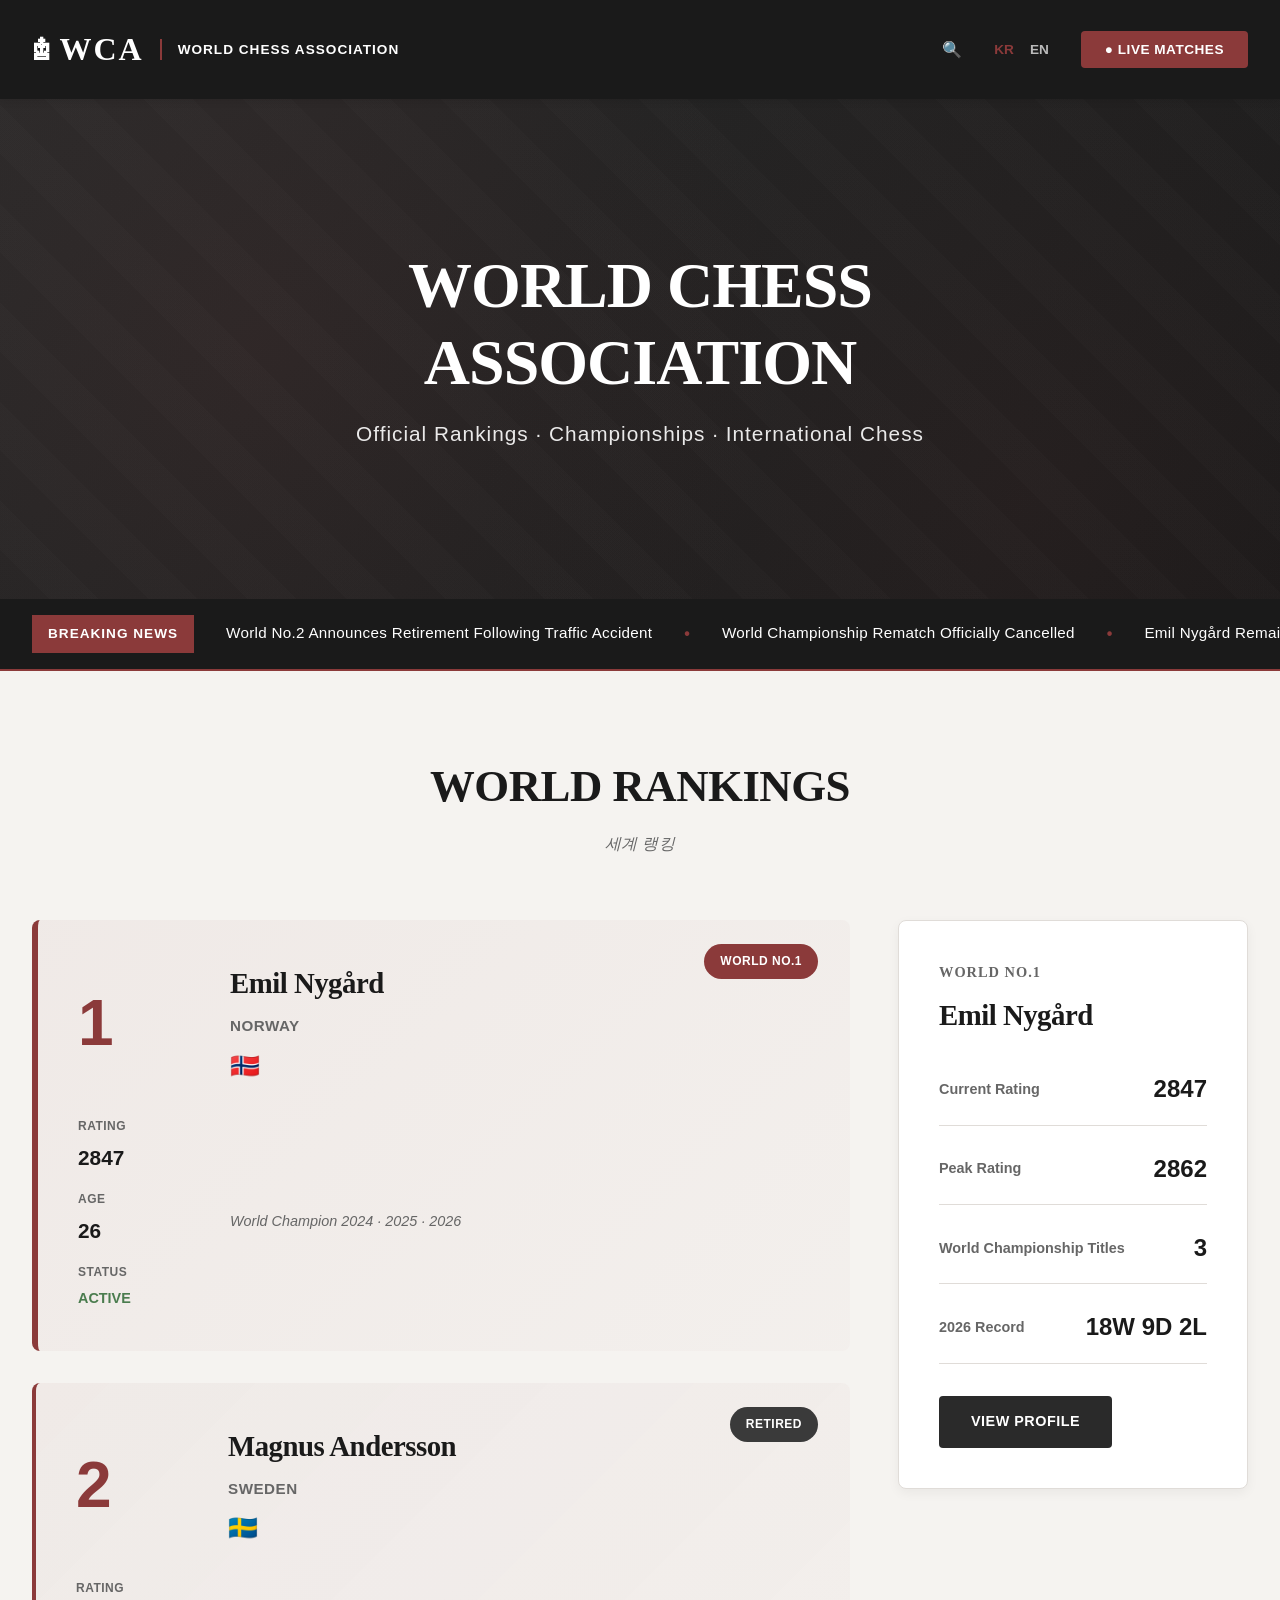
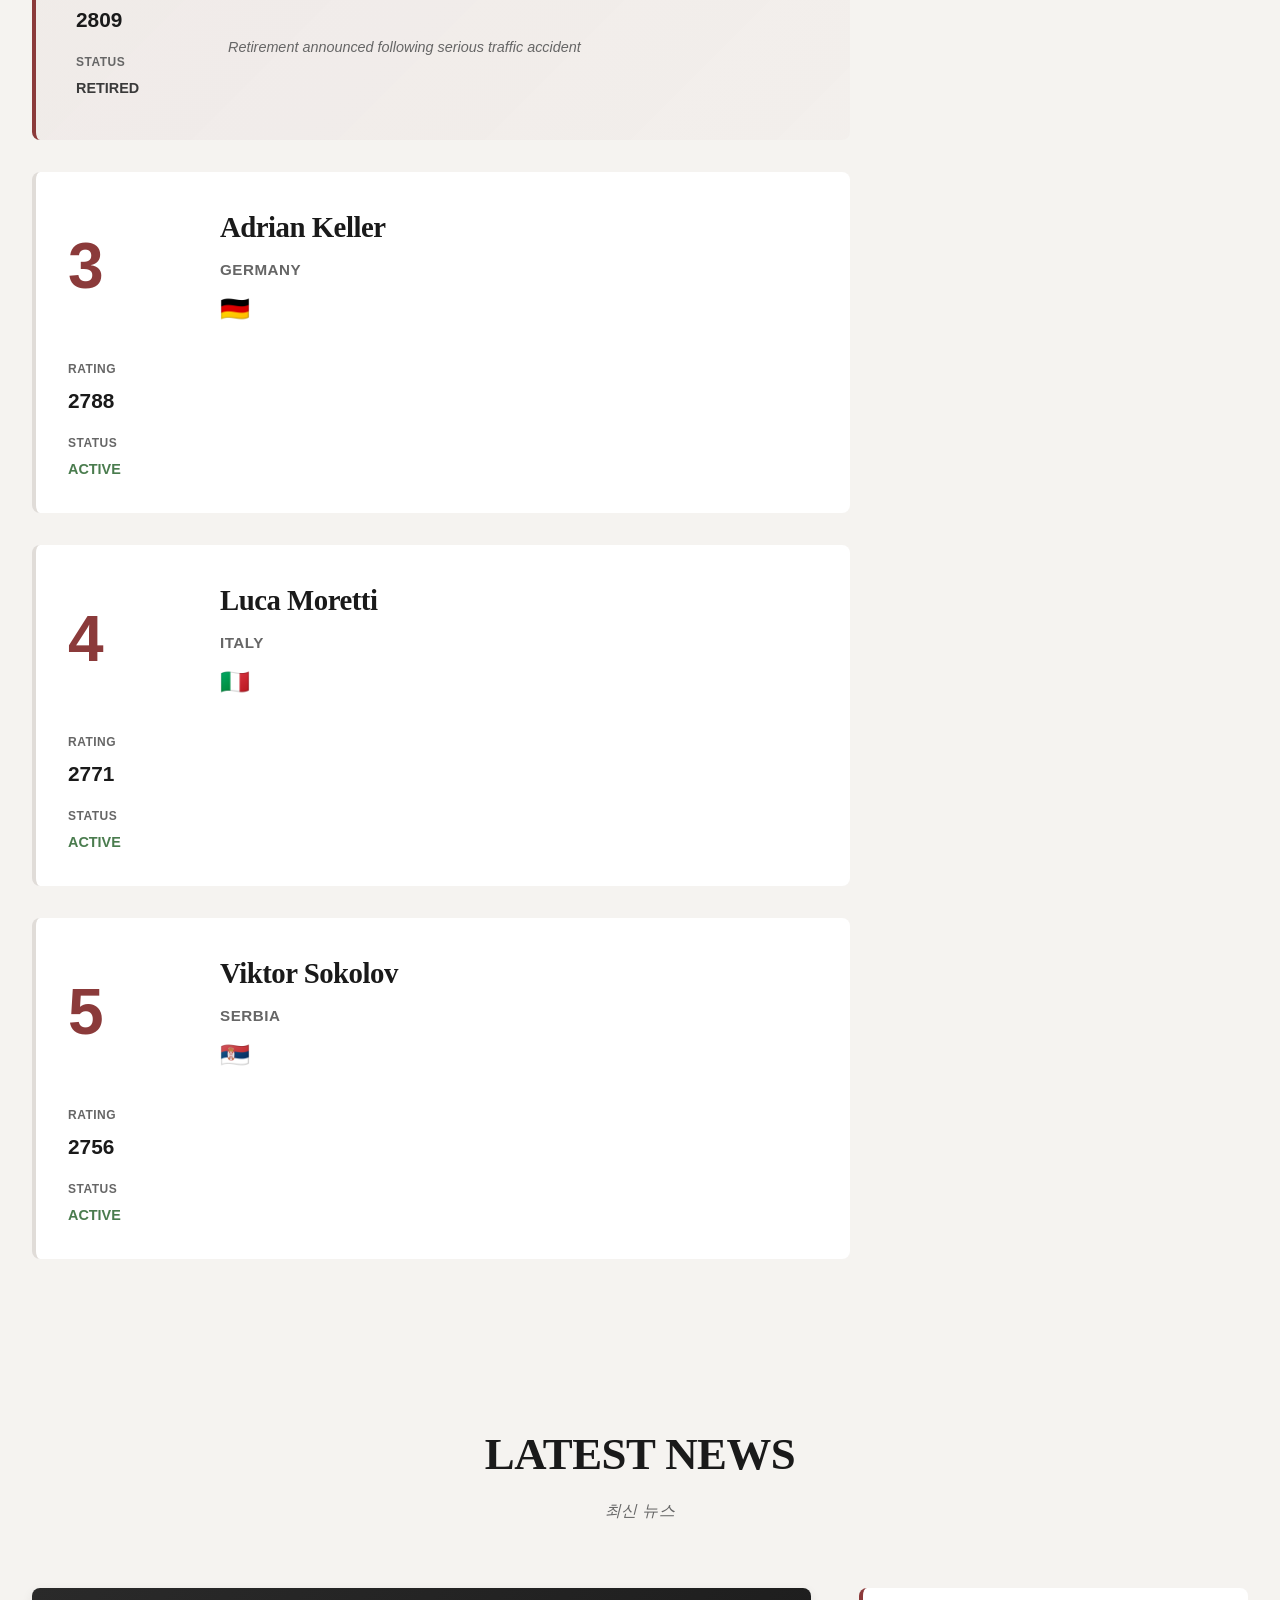
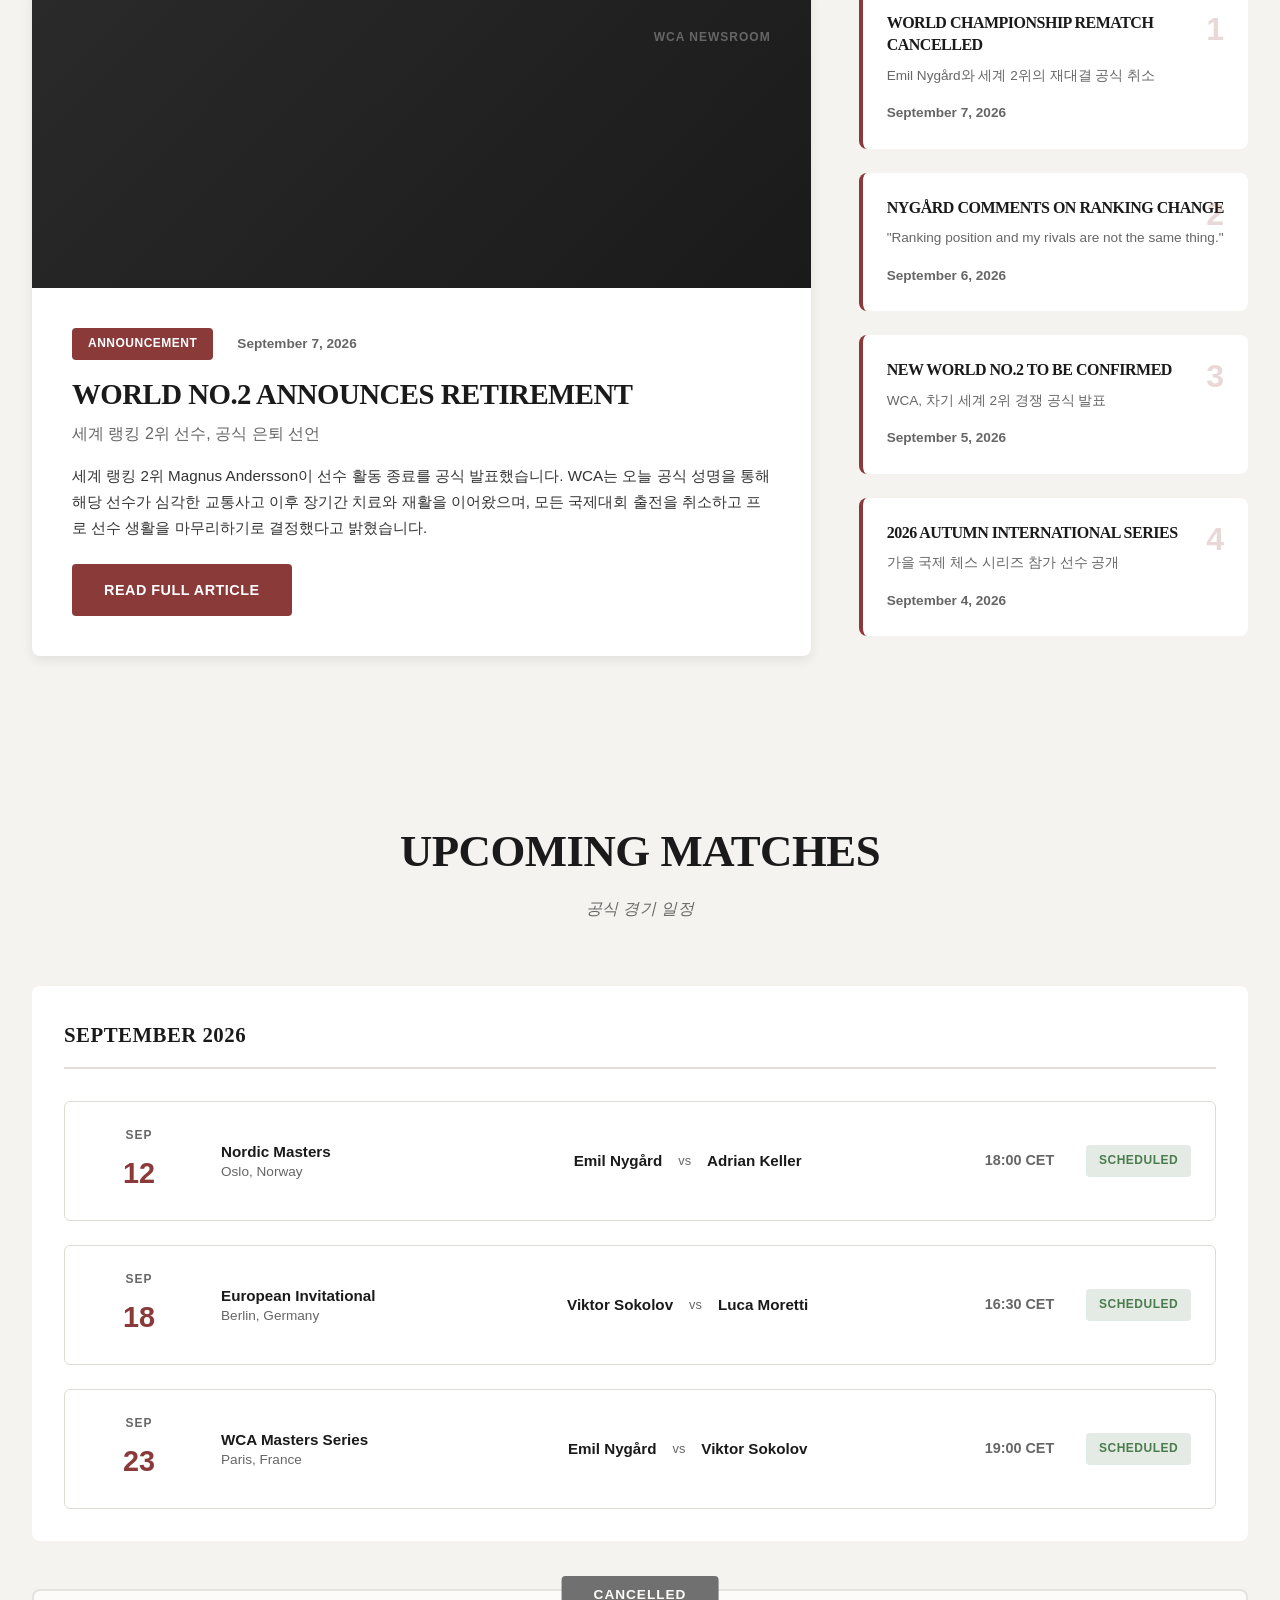
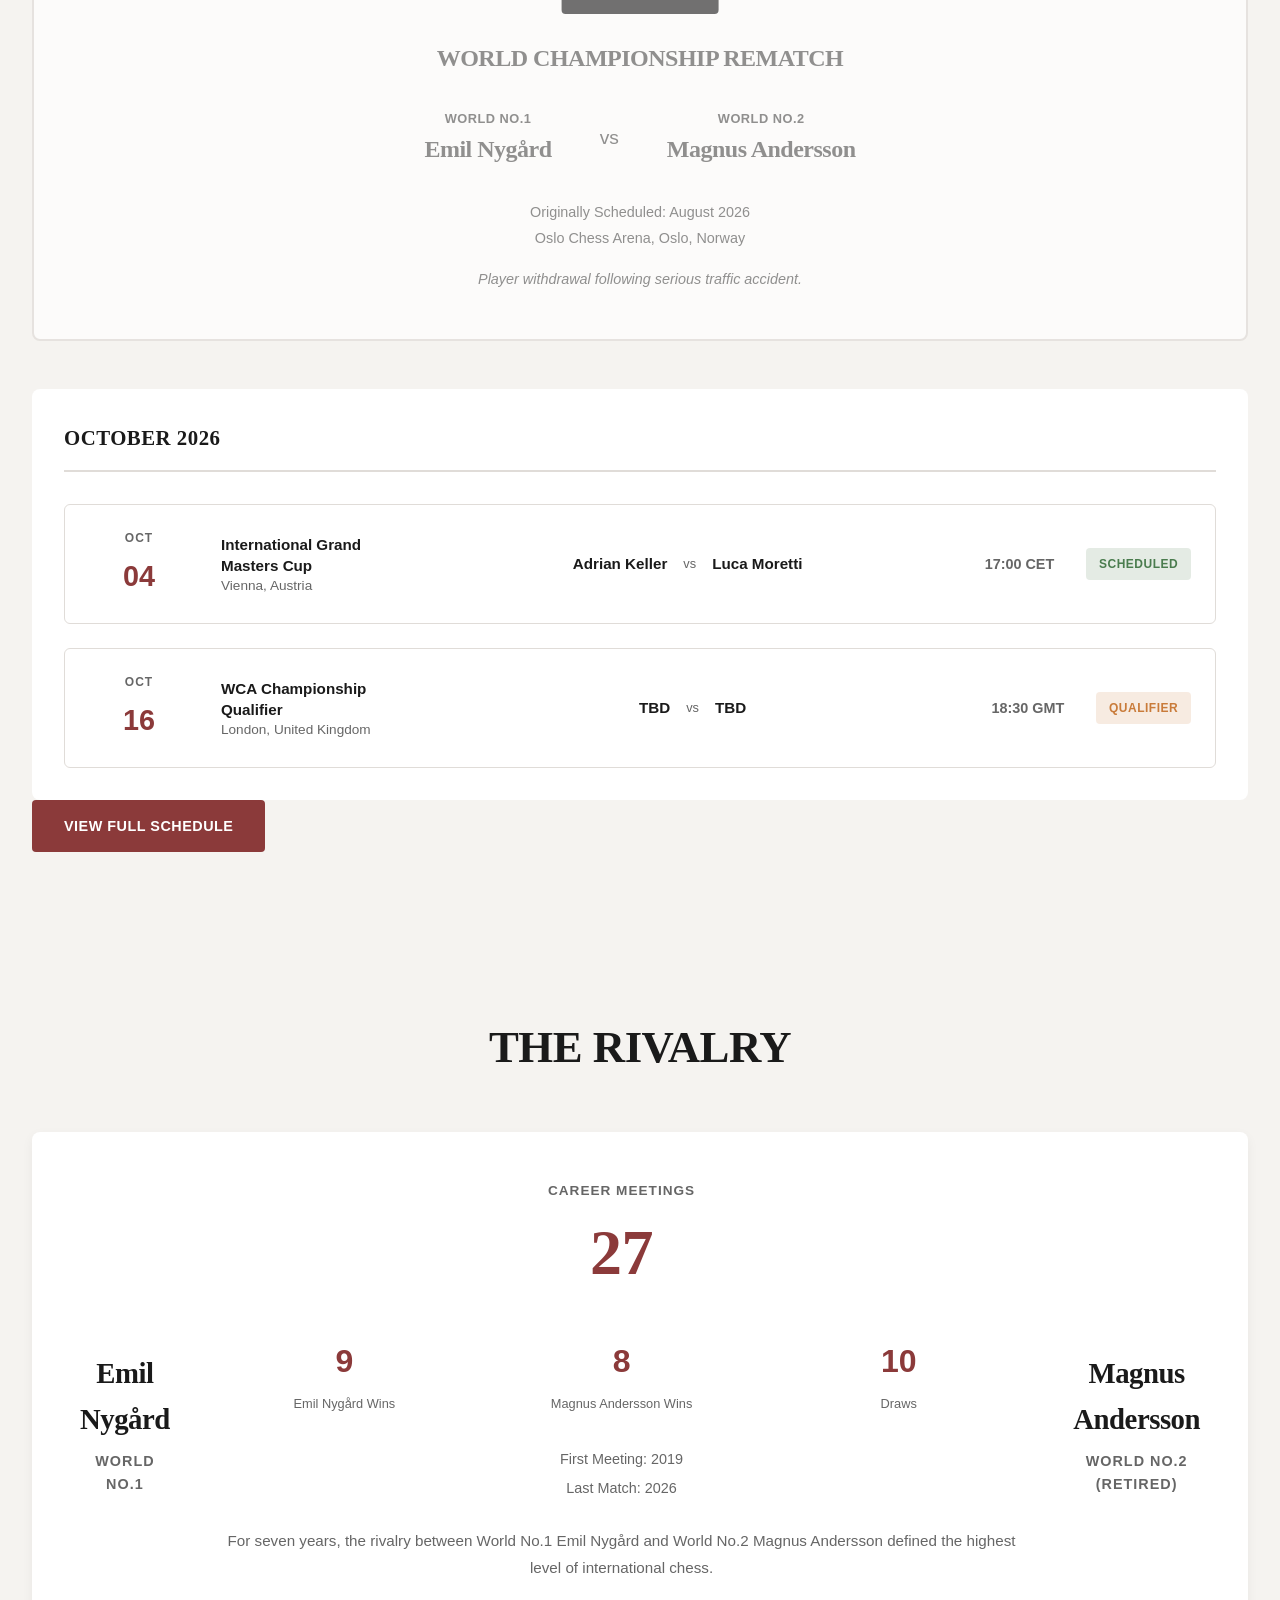
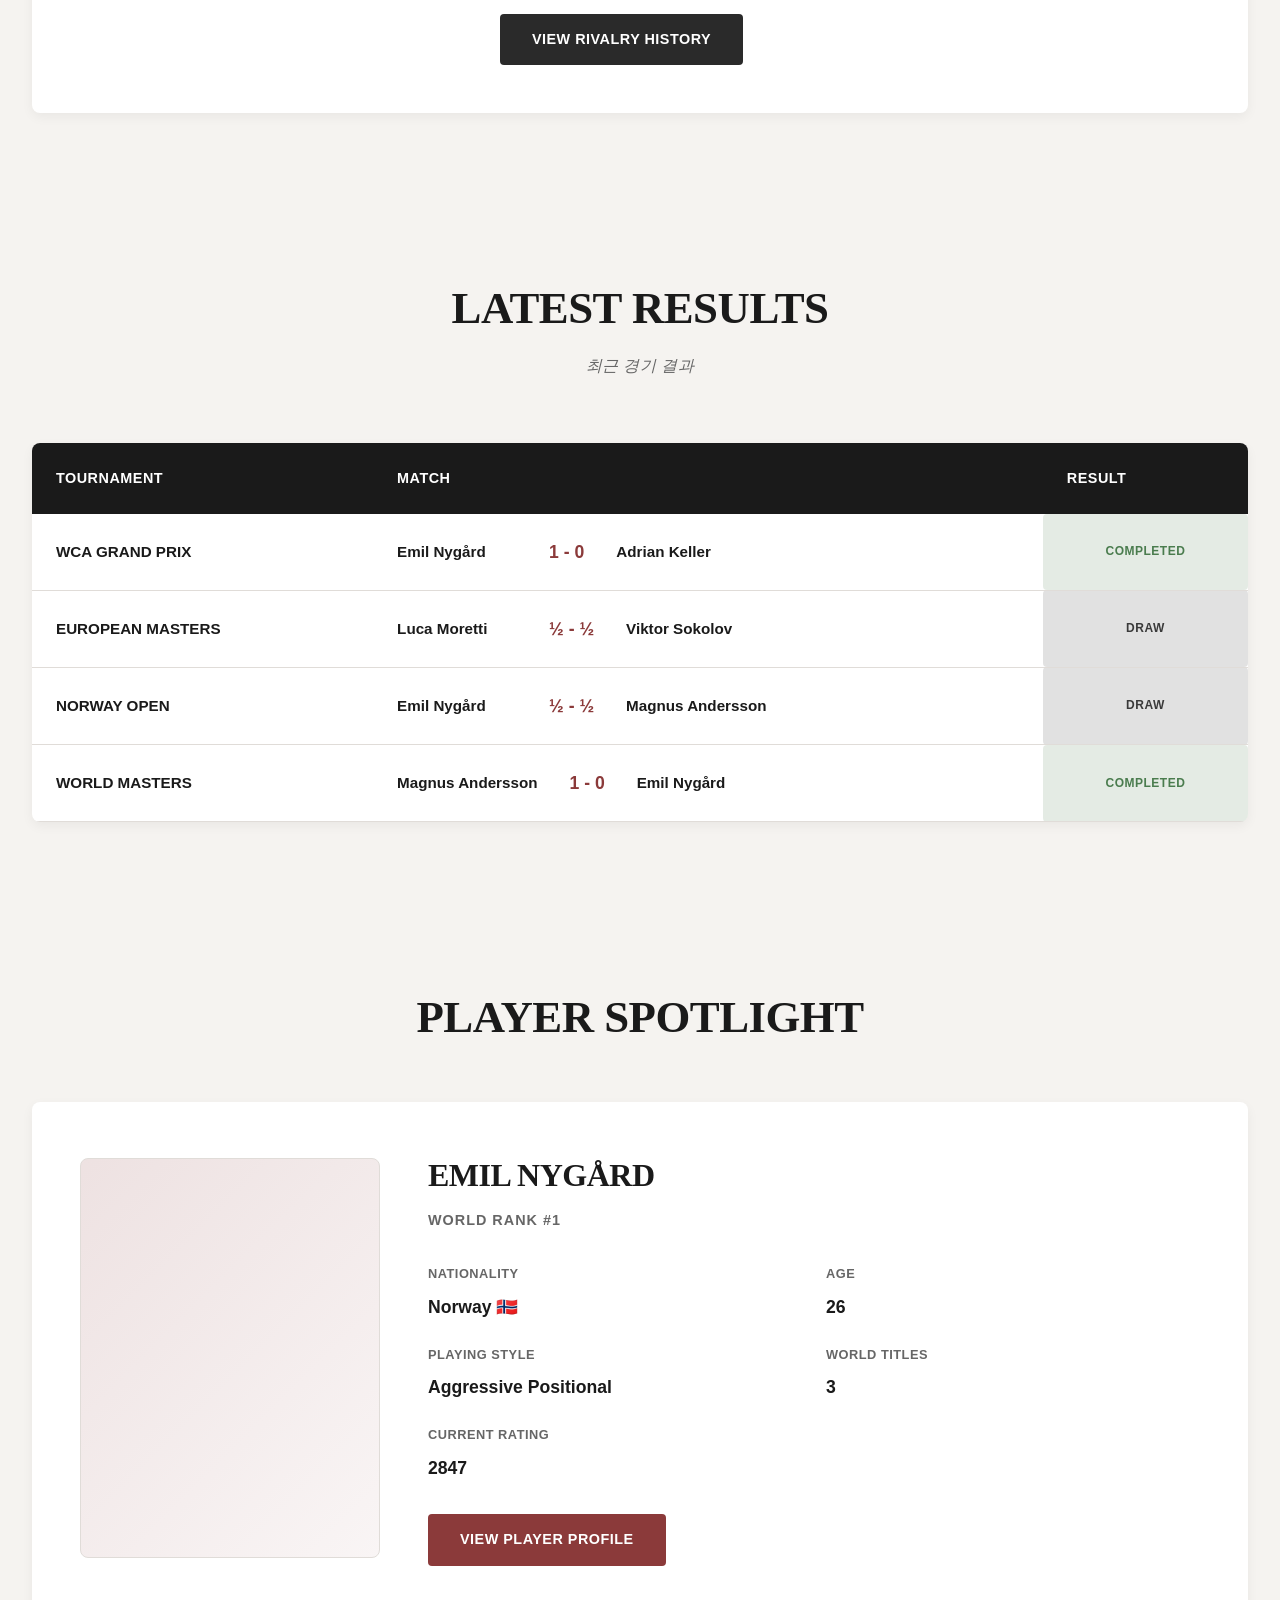
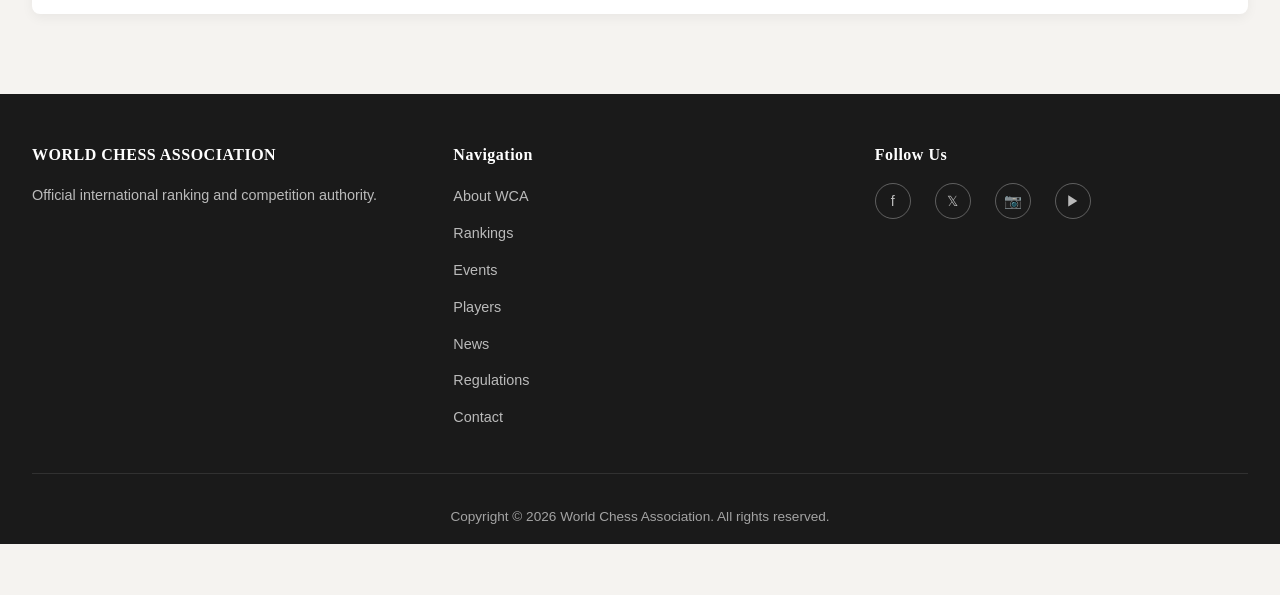
<file: index.html>
<!DOCTYPE html>
<html lang="ko">
<head>
    <meta charset="UTF-8">
    <meta name="viewport" content="width=device-width, initial-scale=1.0">
    <title>WCA - World Chess Association</title>
    <link rel="stylesheet" href="styles.css">
</head>
<body>
    <!-- Header -->
    <header class="header">
        <div class="header-content">
            <div class="logo-section">
                <div class="logo">♔ WCA</div>
                <span class="logo-text">WORLD CHESS ASSOCIATION</span>
            </div>
            
            <nav class="main-nav">
                <a href="index.html" class="nav-link active">HOME</a>
                <a href="rankings.html" class="nav-link">RANKINGS</a>
                <a href="events.html" class="nav-link">EVENTS</a>
                <a href="matches.html" class="nav-link">MATCHES</a>
                <a href="players.html" class="nav-link">PLAYERS</a>
                <a href="news.html" class="nav-link">NEWS</a>
                <a href="archive.html" class="nav-link">ARCHIVE</a>
            </nav>

            <div class="header-right">
                <button class="search-btn">🔍</button>
                <div class="language-toggle">
                    <span class="lang active">KR</span>
                    <span class="lang">EN</span>
                </div>
                <button class="live-btn">● LIVE MATCHES</button>
            </div>
        </div>
    </header>

    <!-- Hero Section -->
    <section class="hero">
        <div class="hero-overlay"></div>
        <div class="hero-content">
            <h1 class="hero-title">WORLD CHESS<br>ASSOCIATION</h1>
            <p class="hero-subtitle">Official Rankings · Championships · International Chess</p>
        </div>
    </section>

    <!-- Breaking News Ticker -->
    <div class="breaking-news">
        <span class="breaking-label">BREAKING NEWS</span>
        <div class="news-ticker">
            <span class="ticker-item">World No.2 Announces Retirement Following Traffic Accident</span>
            <span class="ticker-separator">•</span>
            <span class="ticker-item">World Championship Rematch Officially Cancelled</span>
            <span class="ticker-separator">•</span>
            <span class="ticker-item">Emil Nygård Remains World No.1</span>
            <span class="ticker-separator">•</span>
            <span class="ticker-item">WCA Announces Updated Championship Schedule</span>
            <span class="ticker-separator">•</span>
            <span class="ticker-item">World No.2 Announces Retirement Following Traffic Accident</span>
        </div>
    </div>

    <!-- World Rankings Section -->
    <section class="rankings-section">
        <div class="section-header">
            <h2>WORLD RANKINGS</h2>
            <span class="subtitle">세계 랭킹</span>
        </div>

        <div class="rankings-container">
            <div class="rankings-main">
                <!-- Rank 1 -->
                <div class="rank-card rank-1">
                    <div class="rank-badge">WORLD NO.1</div>
                    <div class="rank-number">1</div>
                    <div class="player-info">
                        <h3>Emil Nygård</h3>
                        <p class="player-original">NORWAY</p>
                        <p class="flag">🇳🇴</p>
                    </div>
                    <div class="stats">
                        <div class="stat-item">
                            <span class="label">Rating</span>
                            <span class="value">2847</span>
                        </div>
                        <div class="stat-item">
                            <span class="label">Age</span>
                            <span class="value">26</span>
                        </div>
                        <div class="stat-item">
                            <span class="label">Status</span>
                            <span class="value status-active">ACTIVE</span>
                        </div>
                    </div>
                    <p class="rank-title">World Champion 2024 · 2025 · 2026</p>
                </div>

                <!-- Rank 2 -->
                <div class="rank-card rank-2">
                    <div class="rank-badge retired">RETIRED</div>
                    <div class="rank-number">2</div>
                    <div class="player-info">
                        <h3>Magnus Andersson</h3>
                        <p class="player-original">SWEDEN</p>
                        <p class="flag">🇸🇪</p>
                    </div>
                    <div class="stats">
                        <div class="stat-item">
                            <span class="label">Rating</span>
                            <span class="value">2809</span>
                        </div>
                        <div class="stat-item">
                            <span class="label">Status</span>
                            <span class="value status-retired">RETIRED</span>
                        </div>
                    </div>
                    <p class="rank-title">Retirement announced following serious traffic accident</p>
                </div>

                <!-- Rank 3 -->
                <div class="rank-card">
                    <div class="rank-number">3</div>
                    <div class="player-info">
                        <h3>Adrian Keller</h3>
                        <p class="player-original">GERMANY</p>
                        <p class="flag">🇩🇪</p>
                    </div>
                    <div class="stats">
                        <div class="stat-item">
                            <span class="label">Rating</span>
                            <span class="value">2788</span>
                        </div>
                        <div class="stat-item">
                            <span class="label">Status</span>
                            <span class="value status-active">ACTIVE</span>
                        </div>
                    </div>
                </div>

                <!-- Rank 4 -->
                <div class="rank-card">
                    <div class="rank-number">4</div>
                    <div class="player-info">
                        <h3>Luca Moretti</h3>
                        <p class="player-original">ITALY</p>
                        <p class="flag">🇮🇹</p>
                    </div>
                    <div class="stats">
                        <div class="stat-item">
                            <span class="label">Rating</span>
                            <span class="value">2771</span>
                        </div>
                        <div class="stat-item">
                            <span class="label">Status</span>
                            <span class="value status-active">ACTIVE</span>
                        </div>
                    </div>
                </div>

                <!-- Rank 5 -->
                <div class="rank-card">
                    <div class="rank-number">5</div>
                    <div class="player-info">
                        <h3>Viktor Sokolov</h3>
                        <p class="player-original">SERBIA</p>
                        <p class="flag">🇷🇸</p>
                    </div>
                    <div class="stats">
                        <div class="stat-item">
                            <span class="label">Rating</span>
                            <span class="value">2756</span>
                        </div>
                        <div class="stat-item">
                            <span class="label">Status</span>
                            <span class="value status-active">ACTIVE</span>
                        </div>
                    </div>
                </div>
            </div>

            <!-- World No.1 Info Card -->
            <div class="info-card">
                <h3>WORLD NO.1</h3>
                <h4>Emil Nygård</h4>
                <div class="info-stats">
                    <div class="info-stat">
                        <span class="info-label">Current Rating</span>
                        <span class="info-value">2847</span>
                    </div>
                    <div class="info-stat">
                        <span class="info-label">Peak Rating</span>
                        <span class="info-value">2862</span>
                    </div>
                    <div class="info-stat">
                        <span class="info-label">World Championship Titles</span>
                        <span class="info-value">3</span>
                    </div>
                    <div class="info-stat">
                        <span class="info-label">2026 Record</span>
                        <span class="info-value">18W 9D 2L</span>
                    </div>
                </div>
                <a href="players/emil-nygard.html" class="btn btn-secondary">VIEW PROFILE</a>
            </div>
        </div>
    </section>

    <!-- Latest News Section -->
    <section class="news-section">
        <div class="section-header">
            <h2>LATEST NEWS</h2>
            <span class="subtitle">최신 뉴스</span>
        </div>

        <div class="news-container">
            <!-- Main News -->
            <article class="news-main">
                <div class="news-image" style="background: linear-gradient(135deg, #2a2a2a 0%, #1a1a1a 100%);"></div>
                <div class="news-content">
                    <div class="news-meta">
                        <span class="news-category">ANNOUNCEMENT</span>
                        <span class="news-date">September 7, 2026</span>
                    </div>
                    <h3>WORLD NO.2 ANNOUNCES RETIREMENT</h3>
                    <p>세계 랭킹 2위 선수, 공식 은퇴 선언</p>
                    <p class="news-excerpt">세계 랭킹 2위 Magnus Andersson이 선수 활동 종료를 공식 발표했습니다. WCA는 오늘 공식 성명을 통해 해당 선수가 심각한 교통사고 이후 장기간 치료와 재활을 이어왔으며, 모든 국제대회 출전을 취소하고 프로 선수 생활을 마무리하기로 결정했다고 밝혔습니다.</p>
                    <a href="news/retirement-announcement.html" class="btn btn-primary">READ FULL ARTICLE</a>
                </div>
                <span class="news-source">WCA NEWSROOM</span>
            </article>

            <!-- Side News Cards -->
            <div class="news-side">
                <article class="news-card">
                    <div class="news-card-number">1</div>
                    <h4>WORLD CHAMPIONSHIP REMATCH CANCELLED</h4>
                    <p>Emil Nygård와 세계 2위의 재대결 공식 취소</p>
                    <span class="news-date">September 7, 2026</span>
                </article>

                <article class="news-card">
                    <div class="news-card-number">2</div>
                    <h4>NYGÅRD COMMENTS ON RANKING CHANGE</h4>
                    <p>"Ranking position and my rivals are not the same thing."</p>
                    <span class="news-date">September 6, 2026</span>
                </article>

                <article class="news-card">
                    <div class="news-card-number">3</div>
                    <h4>NEW WORLD NO.2 TO BE CONFIRMED</h4>
                    <p>WCA, 차기 세계 2위 경쟁 공식 발표</p>
                    <span class="news-date">September 5, 2026</span>
                </article>

                <article class="news-card">
                    <div class="news-card-number">4</div>
                    <h4>2026 AUTUMN INTERNATIONAL SERIES</h4>
                    <p>가을 국제 체스 시리즈 참가 선수 공개</p>
                    <span class="news-date">September 4, 2026</span>
                </article>
            </div>
        </div>
    </section>

    <!-- Upcoming Matches Section -->
    <section class="matches-section">
        <div class="section-header">
            <h2>UPCOMING MATCHES</h2>
            <span class="subtitle">공식 경기 일정</span>
        </div>

        <div class="matches-container">
            <!-- September Matches -->
            <div class="month-group">
                <h3 class="month-title">SEPTEMBER 2026</h3>
                <div class="matches-list">
                    <div class="match-item">
                        <div class="match-date">
                            <span class="day">SEP</span>
                            <span class="number">12</span>
                        </div>
                        <div class="match-info">
                            <p class="match-event">Nordic Masters</p>
                            <p class="match-location">Oslo, Norway</p>
                        </div>
                        <div class="match-players">
                            <span class="player">Emil Nygård</span>
                            <span class="vs">vs</span>
                            <span class="player">Adrian Keller</span>
                        </div>
                        <div class="match-time">18:00 CET</div>
                        <span class="match-status scheduled">SCHEDULED</span>
                    </div>

                    <div class="match-item">
                        <div class="match-date">
                            <span class="day">SEP</span>
                            <span class="number">18</span>
                        </div>
                        <div class="match-info">
                            <p class="match-event">European Invitational</p>
                            <p class="match-location">Berlin, Germany</p>
                        </div>
                        <div class="match-players">
                            <span class="player">Viktor Sokolov</span>
                            <span class="vs">vs</span>
                            <span class="player">Luca Moretti</span>
                        </div>
                        <div class="match-time">16:30 CET</div>
                        <span class="match-status scheduled">SCHEDULED</span>
                    </div>

                    <div class="match-item">
                        <div class="match-date">
                            <span class="day">SEP</span>
                            <span class="number">23</span>
                        </div>
                        <div class="match-info">
                            <p class="match-event">WCA Masters Series</p>
                            <p class="match-location">Paris, France</p>
                        </div>
                        <div class="match-players">
                            <span class="player">Emil Nygård</span>
                            <span class="vs">vs</span>
                            <span class="player">Viktor Sokolov</span>
                        </div>
                        <div class="match-time">19:00 CET</div>
                        <span class="match-status scheduled">SCHEDULED</span>
                    </div>
                </div>
            </div>

            <!-- Cancelled Championship -->
            <div class="cancelled-match">
                <div class="cancelled-overlay">CANCELLED</div>
                <h4 class="cancelled-title">WORLD CHAMPIONSHIP REMATCH</h4>
                <div class="cancelled-players">
                    <div class="cancelled-player">
                        <p class="rank">WORLD NO.1</p>
                        <h3>Emil Nygård</h3>
                    </div>
                    <span class="vs-large">vs</span>
                    <div class="cancelled-player">
                        <p class="rank">WORLD NO.2</p>
                        <h3>Magnus Andersson</h3>
                    </div>
                </div>
                <p class="cancelled-info">
                    <span>Originally Scheduled: August 2026</span><br>
                    <span>Oslo Chess Arena, Oslo, Norway</span>
                </p>
                <p class="cancelled-reason">Player withdrawal following serious traffic accident.</p>
            </div>

            <!-- October Matches -->
            <div class="month-group">
                <h3 class="month-title">OCTOBER 2026</h3>
                <div class="matches-list">
                    <div class="match-item">
                        <div class="match-date">
                            <span class="day">OCT</span>
                            <span class="number">04</span>
                        </div>
                        <div class="match-info">
                            <p class="match-event">International Grand Masters Cup</p>
                            <p class="match-location">Vienna, Austria</p>
                        </div>
                        <div class="match-players">
                            <span class="player">Adrian Keller</span>
                            <span class="vs">vs</span>
                            <span class="player">Luca Moretti</span>
                        </div>
                        <div class="match-time">17:00 CET</div>
                        <span class="match-status scheduled">SCHEDULED</span>
                    </div>

                    <div class="match-item">
                        <div class="match-date">
                            <span class="day">OCT</span>
                            <span class="number">16</span>
                        </div>
                        <div class="match-info">
                            <p class="match-event">WCA Championship Qualifier</p>
                            <p class="match-location">London, United Kingdom</p>
                        </div>
                        <div class="match-players">
                            <span class="player">TBD</span>
                            <span class="vs">vs</span>
                            <span class="player">TBD</span>
                        </div>
                        <div class="match-time">18:30 GMT</div>
                        <span class="match-status qualifier">QUALIFIER</span>
                    </div>
                </div>
            </div>
        </div>

        <a href="matches.html" class="btn btn-primary">VIEW FULL SCHEDULE</a>
    </section>

    <!-- Featured Rivalry Section -->
    <section class="rivalry-section">
        <h2 class="section-title">THE RIVALRY</h2>
        <div class="rivalry-container">
            <div class="rivalry-player">
                <h3>Emil Nygård</h3>
                <p class="title">WORLD NO.1</p>
            </div>

            <div class="rivalry-stats">
                <p class="rivalry-label">Career Meetings</p>
                <h2 class="meeting-count">27</h2>
                
                <div class="record">
                    <div class="record-item">
                        <span class="number">9</span>
                        <span class="label">Emil Nygård Wins</span>
                    </div>
                    <div class="record-item">
                        <span class="number">8</span>
                        <span class="label">Magnus Andersson Wins</span>
                    </div>
                    <div class="record-item">
                        <span class="number">10</span>
                        <span class="label">Draws</span>
                    </div>
                </div>

                <p class="rivalry-detail">
                    <span>First Meeting: 2019</span><br>
                    <span>Last Match: 2026</span>
                </p>

                <p class="rivalry-text">
                    For seven years, the rivalry between World No.1 Emil Nygård and World No.2 Magnus Andersson defined the highest level of international chess.
                </p>

                <a href="rivalries/nygard-andersson.html" class="btn btn-secondary">VIEW RIVALRY HISTORY</a>
            </div>

            <div class="rivalry-player">
                <h3>Magnus Andersson</h3>
                <p class="title">WORLD NO.2 (RETIRED)</p>
            </div>
        </div>
    </section>

    <!-- Latest Results Section -->
    <section class="results-section">
        <div class="section-header">
            <h2>LATEST RESULTS</h2>
            <span class="subtitle">최근 경기 결과</span>
        </div>

        <table class="results-table">
            <thead>
                <tr>
                    <th>Tournament</th>
                    <th>Match</th>
                    <th>Result</th>
                </tr>
            </thead>
            <tbody>
                <tr class="result-row">
                    <td class="tournament-name">WCA GRAND PRIX</td>
                    <td class="match-result">
                        <span class="player-name">Emil Nygård</span>
                        <span class="score">1 - 0</span>
                        <span class="player-name">Adrian Keller</span>
                    </td>
                    <td class="status completed">COMPLETED</td>
                </tr>
                <tr class="result-row">
                    <td class="tournament-name">EUROPEAN MASTERS</td>
                    <td class="match-result">
                        <span class="player-name">Luca Moretti</span>
                        <span class="score">½ - ½</span>
                        <span class="player-name">Viktor Sokolov</span>
                    </td>
                    <td class="status draw">DRAW</td>
                </tr>
                <tr class="result-row">
                    <td class="tournament-name">NORWAY OPEN</td>
                    <td class="match-result">
                        <span class="player-name">Emil Nygård</span>
                        <span class="score">½ - ½</span>
                        <span class="player-name">Magnus Andersson</span>
                    </td>
                    <td class="status draw">DRAW</td>
                </tr>
                <tr class="result-row">
                    <td class="tournament-name">WORLD MASTERS</td>
                    <td class="match-result">
                        <span class="player-name">Magnus Andersson</span>
                        <span class="score">1 - 0</span>
                        <span class="player-name">Emil Nygård</span>
                    </td>
                    <td class="status completed">COMPLETED</td>
                </tr>
            </tbody>
        </table>
    </section>

    <!-- Player Spotlight Section -->
    <section class="spotlight-section">
        <h2 class="section-title">PLAYER SPOTLIGHT</h2>
        <div class="spotlight-container">
            <div class="spotlight-image"></div>
            <div class="spotlight-content">
                <h3>EMIL NYGÅRD</h3>
                <p class="spotlight-rank">World Rank #1</p>
                <div class="spotlight-info">
                    <div class="info-item">
                        <span class="label">Nationality</span>
                        <span class="value">Norway 🇳🇴</span>
                    </div>
                    <div class="info-item">
                        <span class="label">Age</span>
                        <span class="value">26</span>
                    </div>
                    <div class="info-item">
                        <span class="label">Playing Style</span>
                        <span class="value">Aggressive Positional</span>
                    </div>
                    <div class="info-item">
                        <span class="label">World Titles</span>
                        <span class="value">3</span>
                    </div>
                    <div class="info-item">
                        <span class="label">Current Rating</span>
                        <span class="value">2847</span>
                    </div>
                </div>
                <a href="players/emil-nygard.html" class="btn btn-primary">VIEW PLAYER PROFILE</a>
            </div>
        </div>
    </section>

    <!-- Footer -->
    <footer class="footer">
        <div class="footer-content">
            <div class="footer-section">
                <h4>WORLD CHESS ASSOCIATION</h4>
                <p>Official international ranking and competition authority.</p>
            </div>
            <div class="footer-section">
                <h4>Navigation</h4>
                <ul>
                    <li><a href="about.html">About WCA</a></li>
                    <li><a href="rankings.html">Rankings</a></li>
                    <li><a href="events.html">Events</a></li>
                    <li><a href="players.html">Players</a></li>
                    <li><a href="news.html">News</a></li>
                    <li><a href="regulations.html">Regulations</a></li>
                    <li><a href="contact.html">Contact</a></li>
                </ul>
            </div>
            <div class="footer-section">
                <h4>Follow Us</h4>
                <div class="social-links">
                    <a href="#" class="social-icon">f</a>
                    <a href="#" class="social-icon">𝕏</a>
                    <a href="#" class="social-icon">📷</a>
                    <a href="#" class="social-icon">▶</a>
                </div>
            </div>
        </div>
        <div class="footer-bottom">
            <p>Copyright © 2026 World Chess Association. All rights reserved.</p>
        </div>
    </footer>

    <script src="script.js"></script>
</body>
</html>
</file>
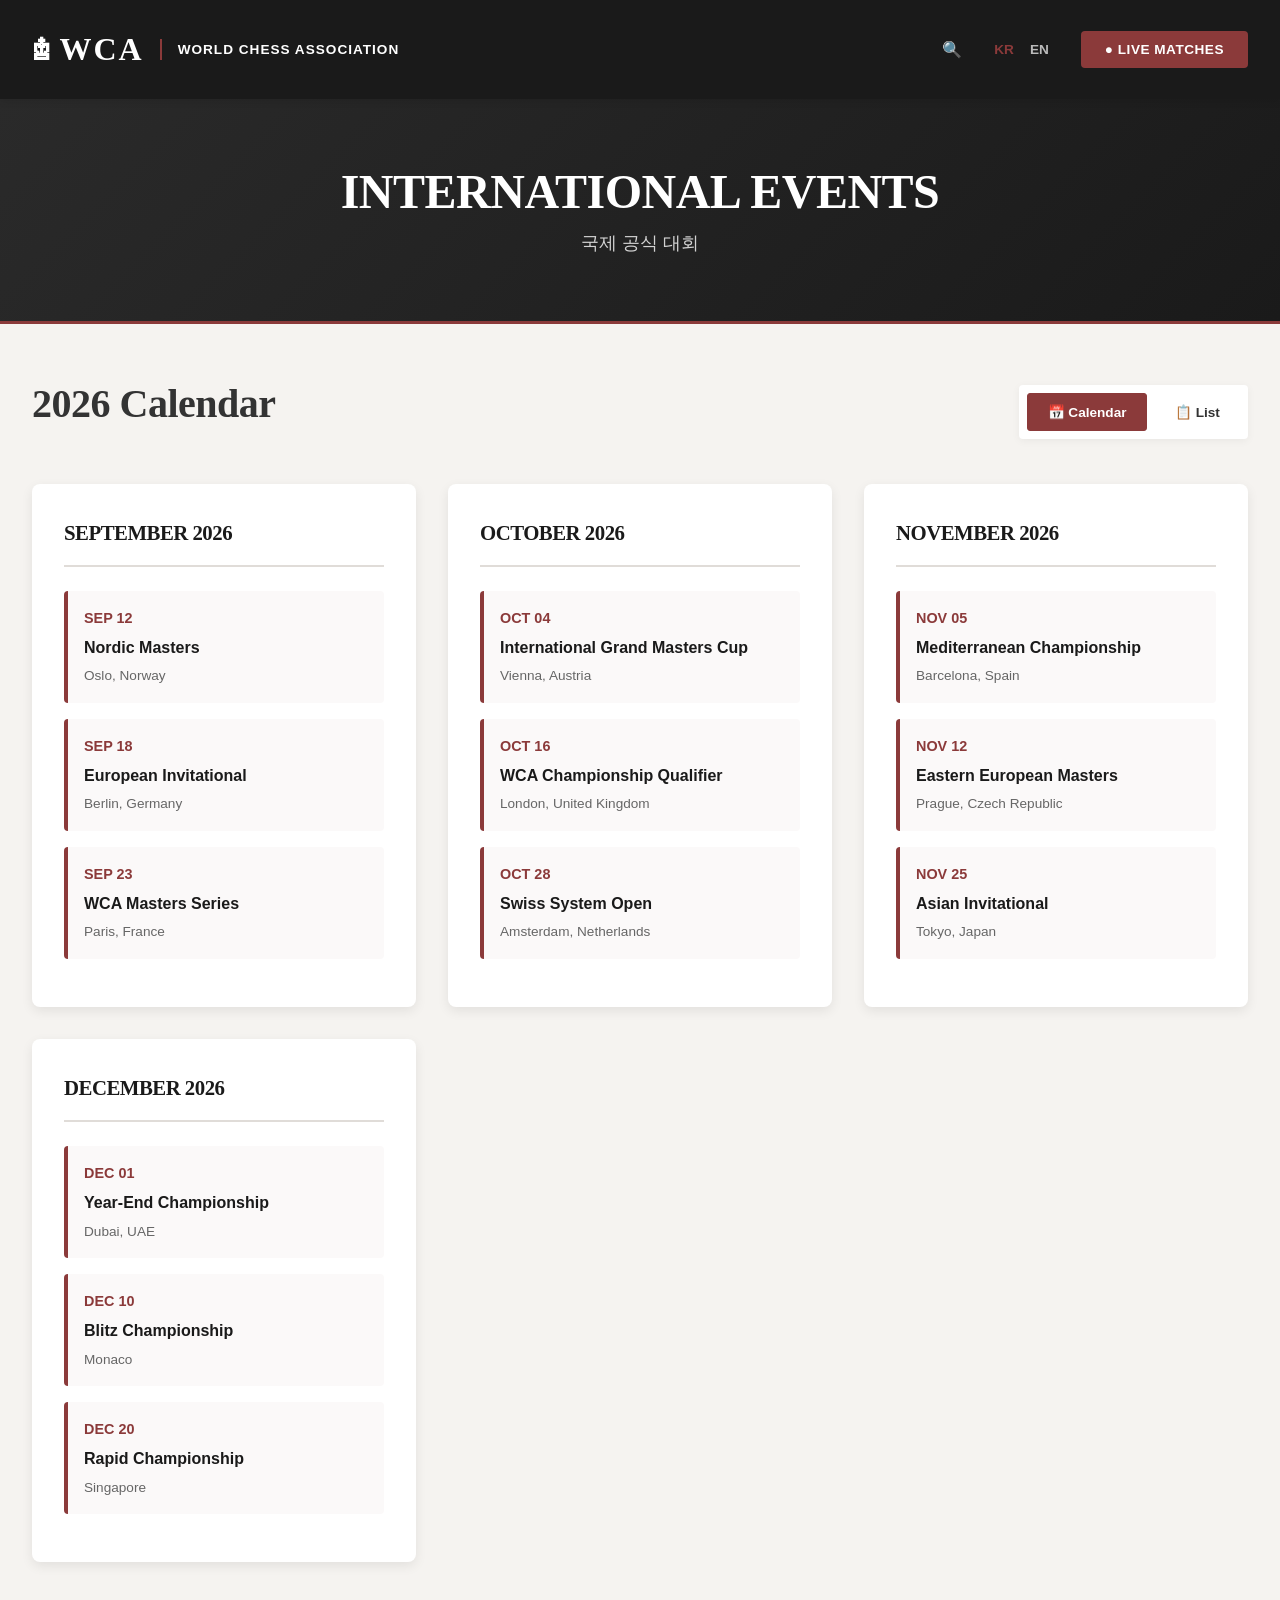
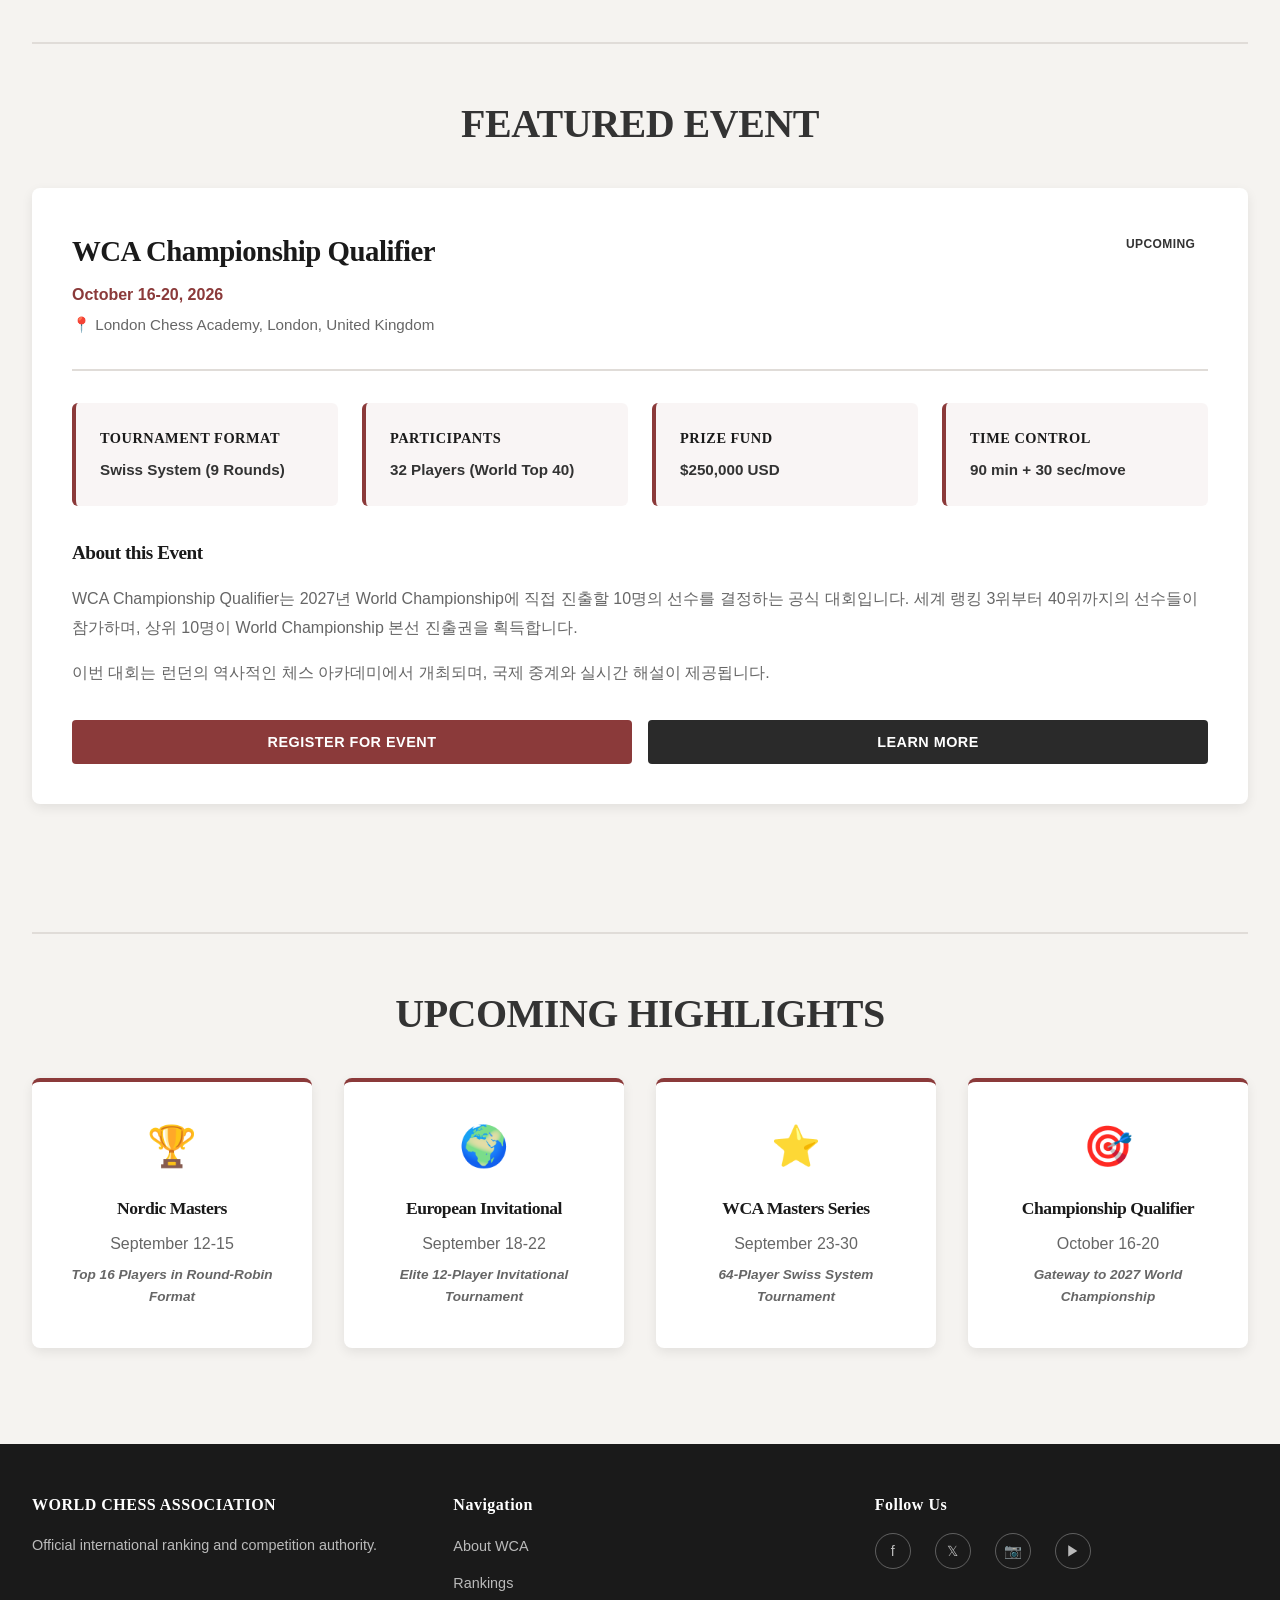
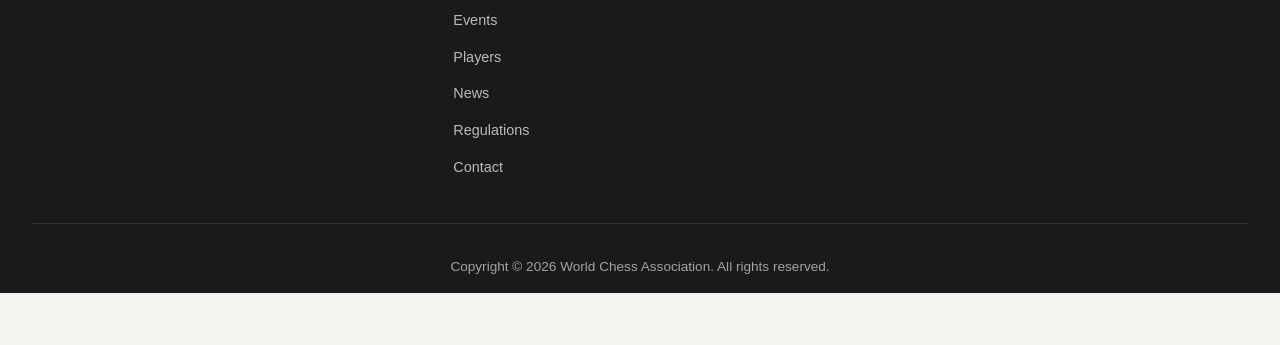
<file: events.html>
<!DOCTYPE html>
<html lang="ko">
<head>
    <meta charset="UTF-8">
    <meta name="viewport" content="width=device-width, initial-scale=1.0">
    <title>Events - WCA</title>
    <link rel="stylesheet" href="styles.css">
    <link rel="stylesheet" href="pages.css">
</head>
<body>
    <!-- Header -->
    <header class="header">
        <div class="header-content">
            <div class="logo-section">
                <div class="logo">♔ WCA</div>
                <span class="logo-text">WORLD CHESS ASSOCIATION</span>
            </div>
            
            <nav class="main-nav">
                <a href="index.html" class="nav-link">HOME</a>
                <a href="rankings.html" class="nav-link">RANKINGS</a>
                <a href="events.html" class="nav-link active">EVENTS</a>
                <a href="matches.html" class="nav-link">MATCHES</a>
                <a href="players.html" class="nav-link">PLAYERS</a>
                <a href="news.html" class="nav-link">NEWS</a>
                <a href="archive.html" class="nav-link">ARCHIVE</a>
            </nav>

            <div class="header-right">
                <button class="search-btn">🔍</button>
                <div class="language-toggle">
                    <span class="lang active">KR</span>
                    <span class="lang">EN</span>
                </div>
                <button class="live-btn">● LIVE MATCHES</button>
            </div>
        </div>
    </header>

    <!-- Page Header -->
    <section class="page-header">
        <h1>INTERNATIONAL EVENTS</h1>
        <p>국제 공식 대회</p>
    </section>

    <!-- Events Page -->
    <section class="events-page">
        <!-- View Toggle -->
        <div class="events-header">
            <h2>2026 Calendar</h2>
            <div class="view-toggle">
                <button class="toggle-btn active" data-view="calendar">📅 Calendar</button>
                <button class="toggle-btn" data-view="list">📋 List</button>
            </div>
        </div>

        <!-- Calendar View -->
        <div class="calendar-view" id="calendar-view">
            <!-- September 2026 -->
            <div class="month-calendar">
                <h3 class="calendar-month-title">SEPTEMBER 2026</h3>
                
                <div class="event-item">
                    <div class="event-date">SEP 12</div>
                    <div class="event-name">Nordic Masters</div>
                    <div class="event-location">Oslo, Norway</div>
                </div>

                <div class="event-item">
                    <div class="event-date">SEP 18</div>
                    <div class="event-name">European Invitational</div>
                    <div class="event-location">Berlin, Germany</div>
                </div>

                <div class="event-item">
                    <div class="event-date">SEP 23</div>
                    <div class="event-name">WCA Masters Series</div>
                    <div class="event-location">Paris, France</div>
                </div>
            </div>

            <!-- October 2026 -->
            <div class="month-calendar">
                <h3 class="calendar-month-title">OCTOBER 2026</h3>
                
                <div class="event-item">
                    <div class="event-date">OCT 04</div>
                    <div class="event-name">International Grand Masters Cup</div>
                    <div class="event-location">Vienna, Austria</div>
                </div>

                <div class="event-item">
                    <div class="event-date">OCT 16</div>
                    <div class="event-name">WCA Championship Qualifier</div>
                    <div class="event-location">London, United Kingdom</div>
                </div>

                <div class="event-item">
                    <div class="event-date">OCT 28</div>
                    <div class="event-name">Swiss System Open</div>
                    <div class="event-location">Amsterdam, Netherlands</div>
                </div>
            </div>

            <!-- November 2026 -->
            <div class="month-calendar">
                <h3 class="calendar-month-title">NOVEMBER 2026</h3>
                
                <div class="event-item">
                    <div class="event-date">NOV 05</div>
                    <div class="event-name">Mediterranean Championship</div>
                    <div class="event-location">Barcelona, Spain</div>
                </div>

                <div class="event-item">
                    <div class="event-date">NOV 12</div>
                    <div class="event-name">Eastern European Masters</div>
                    <div class="event-location">Prague, Czech Republic</div>
                </div>

                <div class="event-item">
                    <div class="event-date">NOV 25</div>
                    <div class="event-name">Asian Invitational</div>
                    <div class="event-location">Tokyo, Japan</div>
                </div>
            </div>

            <!-- December 2026 -->
            <div class="month-calendar">
                <h3 class="calendar-month-title">DECEMBER 2026</h3>
                
                <div class="event-item">
                    <div class="event-date">DEC 01</div>
                    <div class="event-name">Year-End Championship</div>
                    <div class="event-location">Dubai, UAE</div>
                </div>

                <div class="event-item">
                    <div class="event-date">DEC 10</div>
                    <div class="event-name">Blitz Championship</div>
                    <div class="event-location">Monaco</div>
                </div>

                <div class="event-item">
                    <div class="event-date">DEC 20</div>
                    <div class="event-name">Rapid Championship</div>
                    <div class="event-location">Singapore</div>
                </div>
            </div>
        </div>

        <!-- List View (Hidden by default) -->
        <div class="event-list-view" id="list-view" style="display: none;">
            <table class="event-list-table">
                <thead>
                    <tr>
                        <th>Date</th>
                        <th>Event Name</th>
                        <th>Location</th>
                        <th>Format</th>
                        <th>Participants</th>
                        <th>Prize Pool</th>
                        <th>Action</th>
                    </tr>
                </thead>
                <tbody>
                    <tr>
                        <td>SEP 12-15</td>
                        <td><strong>Nordic Masters</strong></td>
                        <td>Oslo, Norway</td>
                        <td>Round Robin</td>
                        <td>16 Players</td>
                        <td>€150,000</td>
                        <td><a href="#" class="view-link">View</a></td>
                    </tr>
                    <tr>
                        <td>SEP 18-22</td>
                        <td><strong>European Invitational</strong></td>
                        <td>Berlin, Germany</td>
                        <td>Round Robin</td>
                        <td>12 Players</td>
                        <td>€100,000</td>
                        <td><a href="#" class="view-link">View</a></td>
                    </tr>
                    <tr>
                        <td>SEP 23-30</td>
                        <td><strong>WCA Masters Series</strong></td>
                        <td>Paris, France</td>
                        <td>Swiss System</td>
                        <td>64 Players</td>
                        <td>€200,000</td>
                        <td><a href="#" class="view-link">View</a></td>
                    </tr>
                    <tr>
                        <td>OCT 04-08</td>
                        <td><strong>International Grand Masters Cup</strong></td>
                        <td>Vienna, Austria</td>
                        <td>Round Robin</td>
                        <td>10 Players</td>
                        <td>€120,000</td>
                        <td><a href="#" class="view-link">View</a></td>
                    </tr>
                    <tr>
                        <td>OCT 16-20</td>
                        <td><strong>WCA Championship Qualifier</strong></td>
                        <td>London, United Kingdom</td>
                        <td>Swiss System</td>
                        <td>32 Players</td>
                        <td>€250,000</td>
                        <td><a href="#" class="view-link">View</a></td>
                    </tr>
                    <tr>
                        <td>OCT 28-NOV 02</td>
                        <td><strong>Swiss System Open</strong></td>
                        <td>Amsterdam, Netherlands</td>
                        <td>Swiss System</td>
                        <td>96 Players</td>
                        <td>€180,000</td>
                        <td><a href="#" class="view-link">View</a></td>
                    </tr>
                    <tr>
                        <td>NOV 05-09</td>
                        <td><strong>Mediterranean Championship</strong></td>
                        <td>Barcelona, Spain</td>
                        <td>Round Robin</td>
                        <td>20 Players</td>
                        <td>€140,000</td>
                        <td><a href="#" class="view-link">View</a></td>
                    </tr>
                    <tr>
                        <td>NOV 12-16</td>
                        <td><strong>Eastern European Masters</strong></td>
                        <td>Prague, Czech Republic</td>
                        <td>Round Robin</td>
                        <td>14 Players</td>
                        <td>€110,000</td>
                        <td><a href="#" class="view-link">View</a></td>
                    </tr>
                    <tr>
                        <td>NOV 25-29</td>
                        <td><strong>Asian Invitational</strong></td>
                        <td>Tokyo, Japan</td>
                        <td>Round Robin</td>
                        <td>12 Players</td>
                        <td>€130,000</td>
                        <td><a href="#" class="view-link">View</a></td>
                    </tr>
                    <tr>
                        <td>DEC 01-06</td>
                        <td><strong>Year-End Championship</strong></td>
                        <td>Dubai, UAE</td>
                        <td>Round Robin</td>
                        <td>8 Players</td>
                        <td>€300,000</td>
                        <td><a href="#" class="view-link">View</a></td>
                    </tr>
                    <tr>
                        <td>DEC 10-12</td>
                        <td><strong>Blitz Championship</strong></td>
                        <td>Monaco</td>
                        <td>Round Robin</td>
                        <td>16 Players</td>
                        <td>€80,000</td>
                        <td><a href="#" class="view-link">View</a></td>
                    </tr>
                    <tr>
                        <td>DEC 20-22</td>
                        <td><strong>Rapid Championship</strong></td>
                        <td>Singapore</td>
                        <td>Round Robin</td>
                        <td>20 Players</td>
                        <td>€90,000</td>
                        <td><a href="#" class="view-link">View</a></td>
                    </tr>
                </tbody>
            </table>
        </div>

        <!-- Event Details Section -->
        <div class="event-details-section">
            <h2>FEATURED EVENT</h2>
            <div class="featured-event">
                <div class="event-detail-header">
                    <div class="event-detail-info">
                        <h3>WCA Championship Qualifier</h3>
                        <p class="event-detail-date">October 16-20, 2026</p>
                        <p class="event-detail-location">📍 London Chess Academy, London, United Kingdom</p>
                    </div>
                    <div class="event-detail-status">
                        <span class="status-badge scheduled">UPCOMING</span>
                    </div>
                </div>

                <div class="event-detail-grid">
                    <div class="detail-card">
                        <h4>Tournament Format</h4>
                        <p>Swiss System (9 Rounds)</p>
                    </div>
                    <div class="detail-card">
                        <h4>Participants</h4>
                        <p>32 Players (World Top 40)</p>
                    </div>
                    <div class="detail-card">
                        <h4>Prize Fund</h4>
                        <p>$250,000 USD</p>
                    </div>
                    <div class="detail-card">
                        <h4>Time Control</h4>
                        <p>90 min + 30 sec/move</p>
                    </div>
                </div>

                <div class="event-description">
                    <h4>About this Event</h4>
                    <p>WCA Championship Qualifier는 2027년 World Championship에 직접 진출할 10명의 선수를 결정하는 공식 대회입니다. 세계 랭킹 3위부터 40위까지의 선수들이 참가하며, 상위 10명이 World Championship 본선 진출권을 획득합니다.</p>
                    <p>이번 대회는 런던의 역사적인 체스 아카데미에서 개최되며, 국제 중계와 실시간 해설이 제공됩니다.</p>
                </div>

                <div class="event-action">
                    <button class="btn btn-primary">REGISTER FOR EVENT</button>
                    <button class="btn btn-secondary">LEARN MORE</button>
                </div>
            </div>
        </div>

        <!-- Upcoming Events Summary -->
        <div class="upcoming-summary">
            <h2>UPCOMING HIGHLIGHTS</h2>
            <div class="summary-cards">
                <div class="summary-card">
                    <div class="summary-icon">🏆</div>
                    <h4>Nordic Masters</h4>
                    <p>September 12-15</p>
                    <p class="summary-desc">Top 16 Players in Round-Robin Format</p>
                </div>

                <div class="summary-card">
                    <div class="summary-icon">🌍</div>
                    <h4>European Invitational</h4>
                    <p>September 18-22</p>
                    <p class="summary-desc">Elite 12-Player Invitational Tournament</p>
                </div>

                <div class="summary-card">
                    <div class="summary-icon">⭐</div>
                    <h4>WCA Masters Series</h4>
                    <p>September 23-30</p>
                    <p class="summary-desc">64-Player Swiss System Tournament</p>
                </div>

                <div class="summary-card">
                    <div class="summary-icon">🎯</div>
                    <h4>Championship Qualifier</h4>
                    <p>October 16-20</p>
                    <p class="summary-desc">Gateway to 2027 World Championship</p>
                </div>
            </div>
        </div>
    </section>

    <!-- Footer -->
    <footer class="footer">
        <div class="footer-content">
            <div class="footer-section">
                <h4>WORLD CHESS ASSOCIATION</h4>
                <p>Official international ranking and competition authority.</p>
            </div>
            <div class="footer-section">
                <h4>Navigation</h4>
                <ul>
                    <li><a href="about.html">About WCA</a></li>
                    <li><a href="rankings.html">Rankings</a></li>
                    <li><a href="events.html">Events</a></li>
                    <li><a href="players.html">Players</a></li>
                    <li><a href="news.html">News</a></li>
                    <li><a href="regulations.html">Regulations</a></li>
                    <li><a href="contact.html">Contact</a></li>
                </ul>
            </div>
            <div class="footer-section">
                <h4>Follow Us</h4>
                <div class="social-links">
                    <a href="#" class="social-icon">f</a>
                    <a href="#" class="social-icon">𝕏</a>
                    <a href="#" class="social-icon">📷</a>
                    <a href="#" class="social-icon">▶</a>
                </div>
            </div>
        </div>
        <div class="footer-bottom">
            <p>Copyright © 2026 World Chess Association. All rights reserved.</p>
        </div>
    </footer>

    <script src="script.js"></script>
    <script src="events.js"></script>
</body>
</html>
</file>
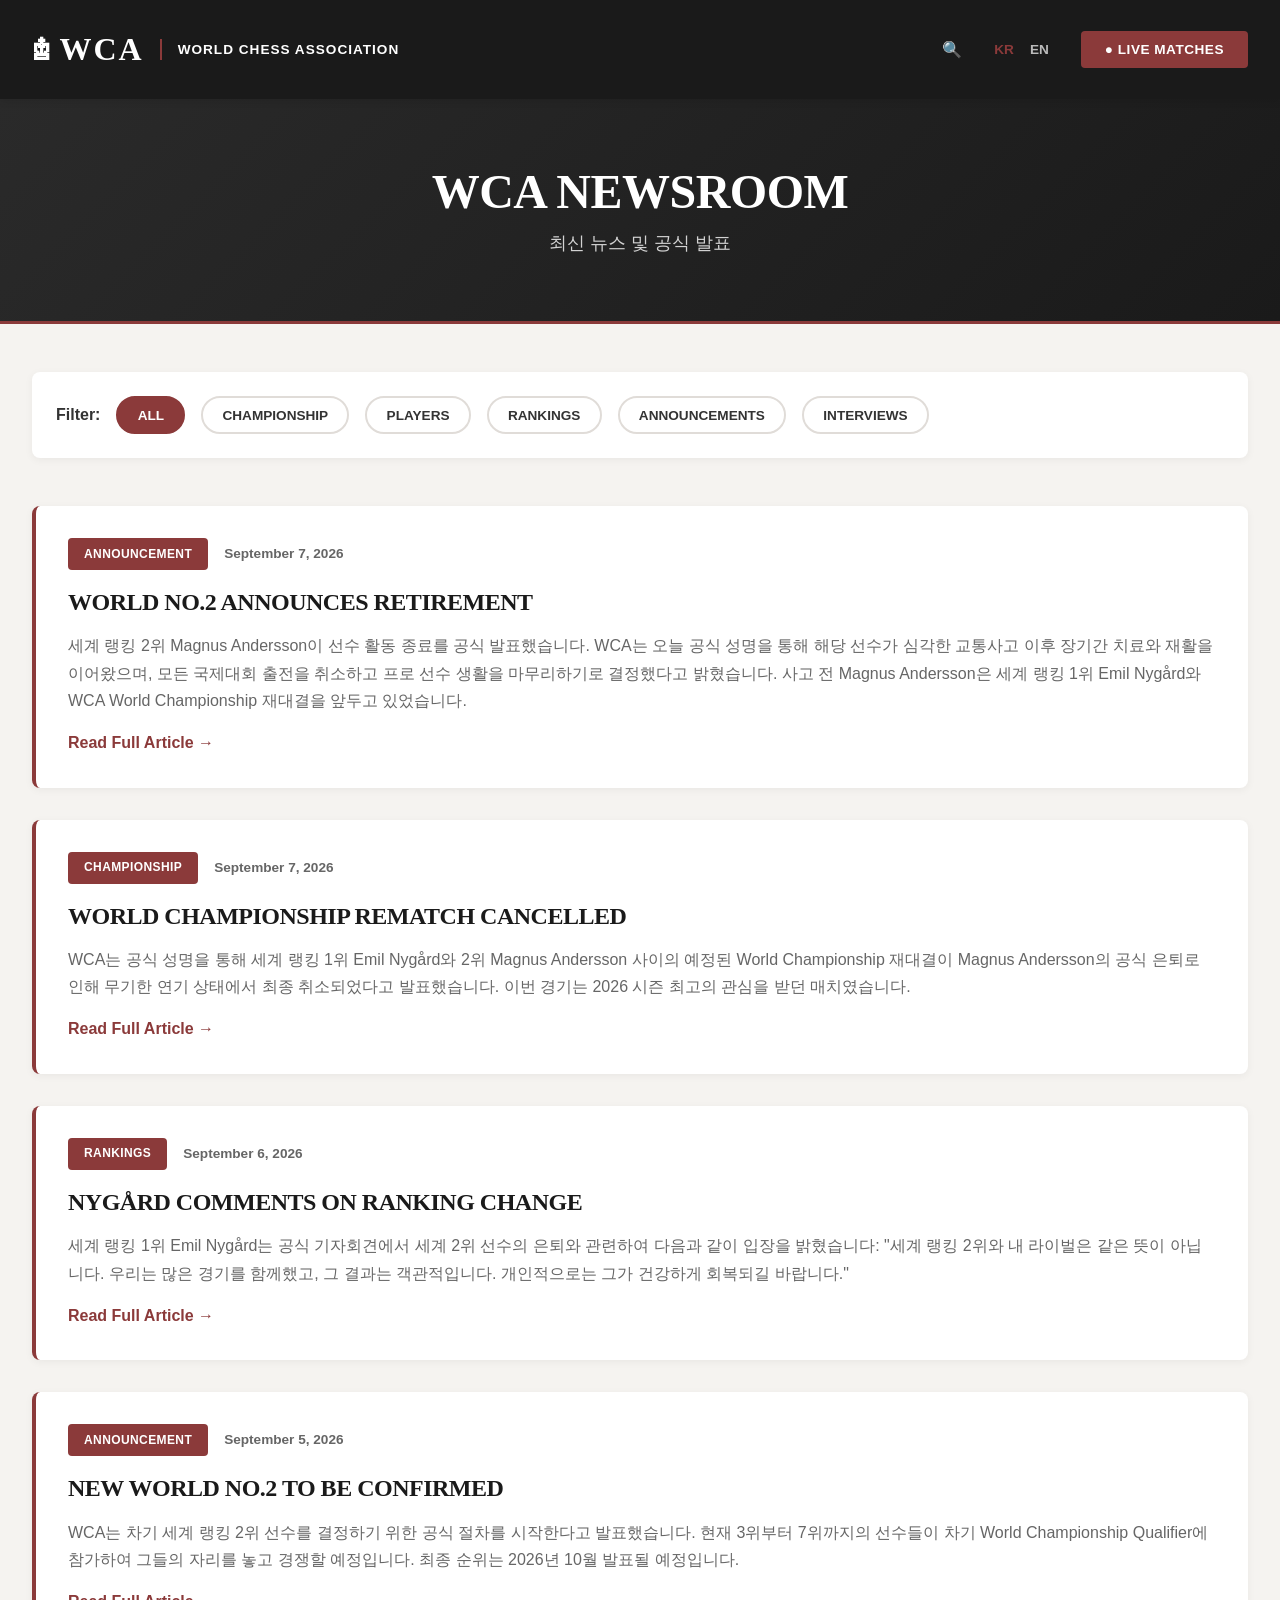
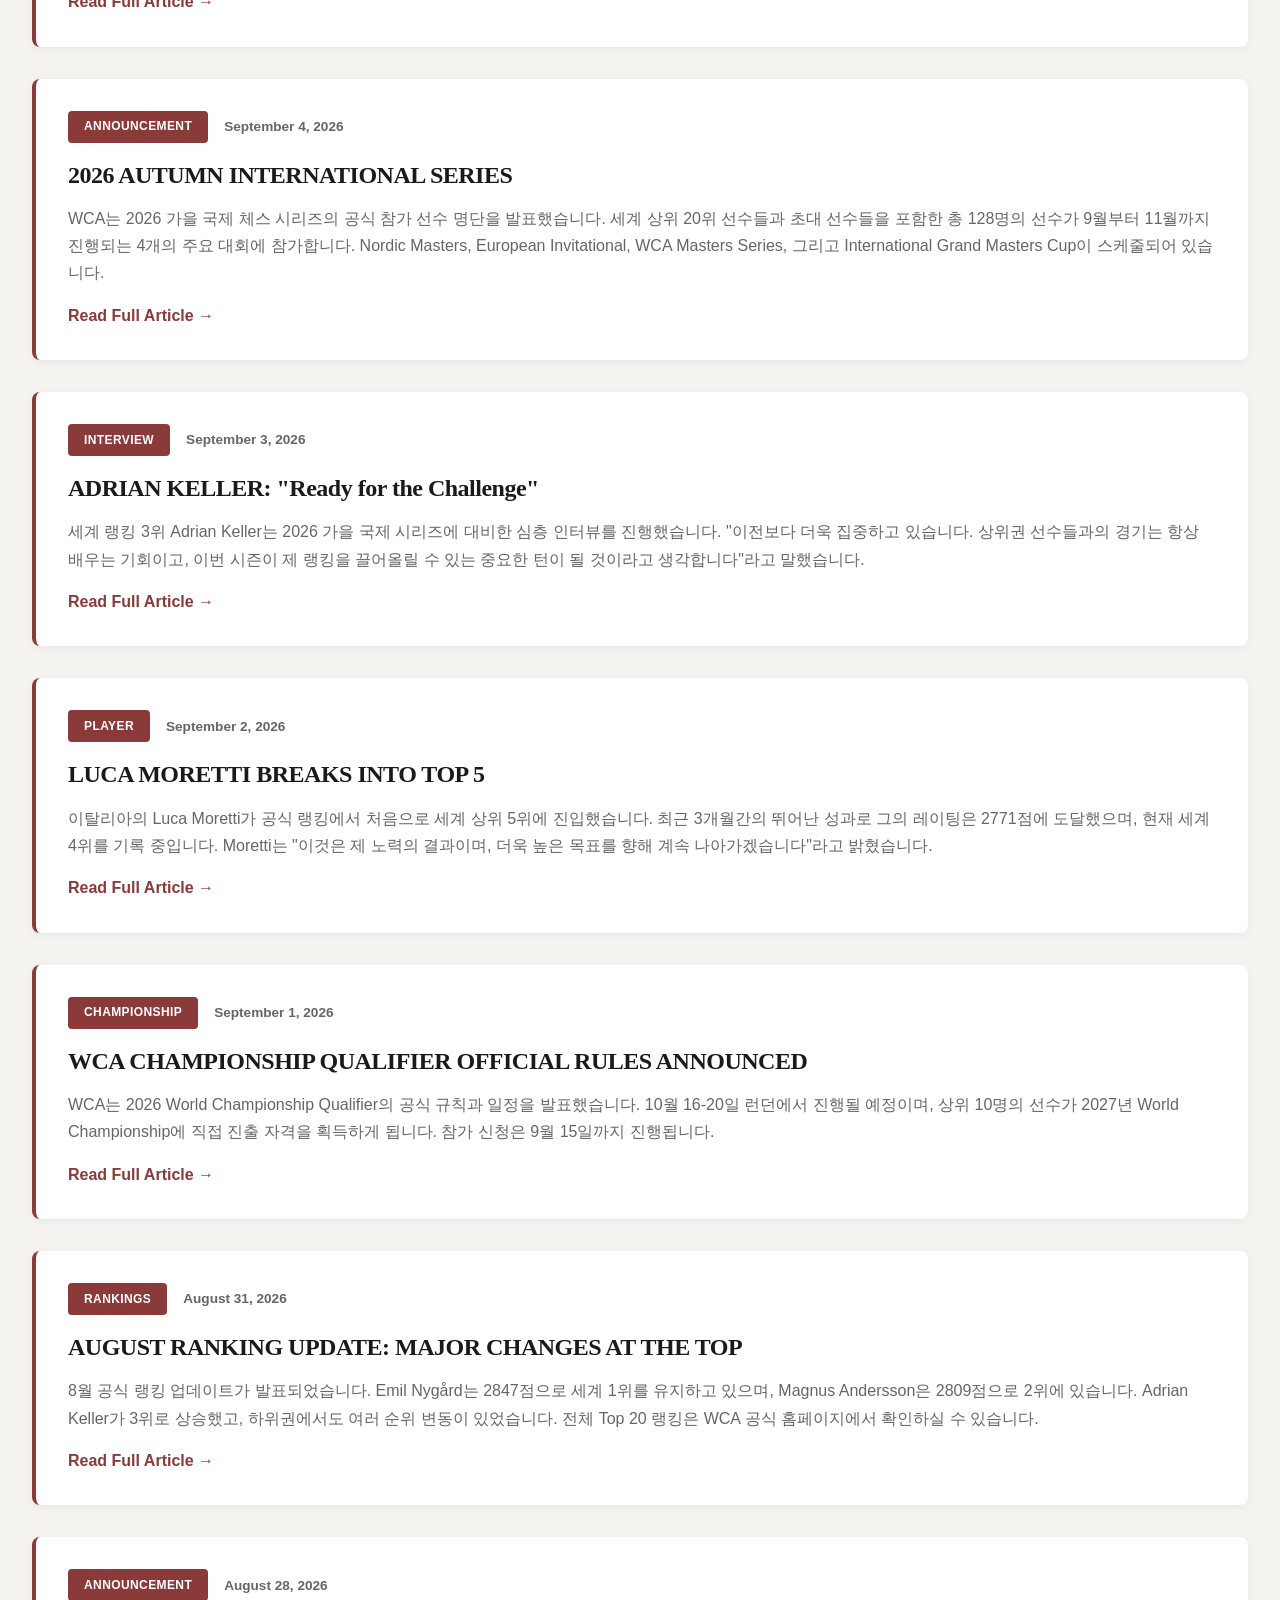
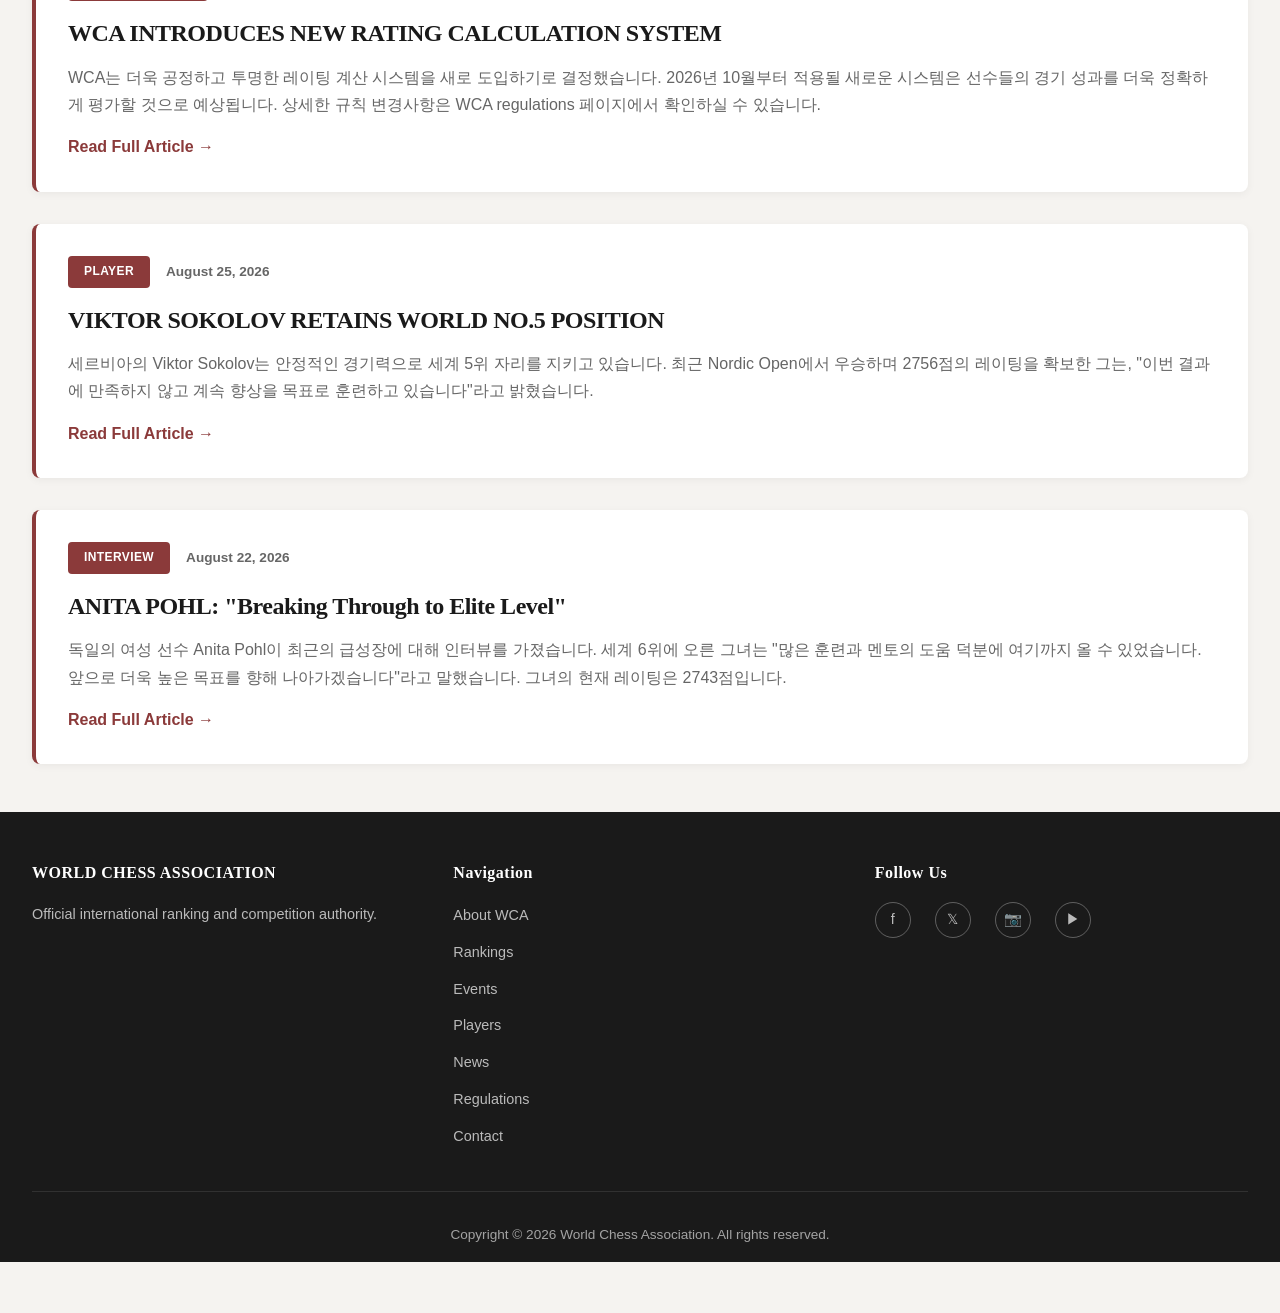
<file: news.html>
<!DOCTYPE html>
<html lang="ko">
<head>
    <meta charset="UTF-8">
    <meta name="viewport" content="width=device-width, initial-scale=1.0">
    <title>News - WCA</title>
    <link rel="stylesheet" href="styles.css">
    <link rel="stylesheet" href="pages.css">
</head>
<body>
    <!-- Header -->
    <header class="header">
        <div class="header-content">
            <div class="logo-section">
                <div class="logo">♔ WCA</div>
                <span class="logo-text">WORLD CHESS ASSOCIATION</span>
            </div>
            
            <nav class="main-nav">
                <a href="index.html" class="nav-link">HOME</a>
                <a href="rankings.html" class="nav-link">RANKINGS</a>
                <a href="events.html" class="nav-link">EVENTS</a>
                <a href="matches.html" class="nav-link">MATCHES</a>
                <a href="players.html" class="nav-link">PLAYERS</a>
                <a href="news.html" class="nav-link active">NEWS</a>
                <a href="archive.html" class="nav-link">ARCHIVE</a>
            </nav>

            <div class="header-right">
                <button class="search-btn">🔍</button>
                <div class="language-toggle">
                    <span class="lang active">KR</span>
                    <span class="lang">EN</span>
                </div>
                <button class="live-btn">● LIVE MATCHES</button>
            </div>
        </div>
    </header>

    <!-- Page Header -->
    <section class="page-header">
        <h1>WCA NEWSROOM</h1>
        <p>최신 뉴스 및 공식 발표</p>
    </section>

    <!-- News Page -->
    <section class="news-page">
        <!-- Filter Controls -->
        <div class="news-filters">
            <span class="filter-label">Filter:</span>
            <button class="filter-btn active" data-filter="all">ALL</button>
            <button class="filter-btn" data-filter="championship">CHAMPIONSHIP</button>
            <button class="filter-btn" data-filter="players">PLAYERS</button>
            <button class="filter-btn" data-filter="rankings">RANKINGS</button>
            <button class="filter-btn" data-filter="announcements">ANNOUNCEMENTS</button>
            <button class="filter-btn" data-filter="interviews">INTERVIEWS</button>
        </div>

        <!-- News List -->
        <div class="news-list">
            <!-- Article 1 - Main Featured -->
            <article class="news-article featured" data-category="announcements">
                <div class="article-header">
                    <div class="article-meta">
                        <span class="article-category">ANNOUNCEMENT</span>
                        <span class="article-date">September 7, 2026</span>
                    </div>
                </div>
                <h2 class="article-title">WORLD NO.2 ANNOUNCES RETIREMENT</h2>
                <p class="article-excerpt">세계 랭킹 2위 Magnus Andersson이 선수 활동 종료를 공식 발표했습니다. WCA는 오늘 공식 성명을 통해 해당 선수가 심각한 교통사고 이후 장기간 치료와 재활을 이어왔으며, 모든 국제대회 출전을 취소하고 프로 선수 생활을 마무리하기로 결정했다고 밝혔습니다. 사고 전 Magnus Andersson은 세계 랭킹 1위 Emil Nygård와 WCA World Championship 재대결을 앞두고 있었습니다.</p>
                <a href="#" class="read-more-link">Read Full Article →</a>
            </article>

            <!-- Article 2 -->
            <article class="news-article" data-category="championship">
                <div class="article-header">
                    <div class="article-meta">
                        <span class="article-category">CHAMPIONSHIP</span>
                        <span class="article-date">September 7, 2026</span>
                    </div>
                </div>
                <h2 class="article-title">WORLD CHAMPIONSHIP REMATCH CANCELLED</h2>
                <p class="article-excerpt">WCA는 공식 성명을 통해 세계 랭킹 1위 Emil Nygård와 2위 Magnus Andersson 사이의 예정된 World Championship 재대결이 Magnus Andersson의 공식 은퇴로 인해 무기한 연기 상태에서 최종 취소되었다고 발표했습니다. 이번 경기는 2026 시즌 최고의 관심을 받던 매치였습니다.</p>
                <a href="#" class="read-more-link">Read Full Article →</a>
            </article>

            <!-- Article 3 -->
            <article class="news-article" data-category="rankings">
                <div class="article-header">
                    <div class="article-meta">
                        <span class="article-category">RANKINGS</span>
                        <span class="article-date">September 6, 2026</span>
                    </div>
                </div>
                <h2 class="article-title">NYGÅRD COMMENTS ON RANKING CHANGE</h2>
                <p class="article-excerpt">세계 랭킹 1위 Emil Nygård는 공식 기자회견에서 세계 2위 선수의 은퇴와 관련하여 다음과 같이 입장을 밝혔습니다: "세계 랭킹 2위와 내 라이벌은 같은 뜻이 아닙니다. 우리는 많은 경기를 함께했고, 그 결과는 객관적입니다. 개인적으로는 그가 건강하게 회복되길 바랍니다."</p>
                <a href="#" class="read-more-link">Read Full Article →</a>
            </article>

            <!-- Article 4 -->
            <article class="news-article" data-category="announcements">
                <div class="article-header">
                    <div class="article-meta">
                        <span class="article-category">ANNOUNCEMENT</span>
                        <span class="article-date">September 5, 2026</span>
                    </div>
                </div>
                <h2 class="article-title">NEW WORLD NO.2 TO BE CONFIRMED</h2>
                <p class="article-excerpt">WCA는 차기 세계 랭킹 2위 선수를 결정하기 위한 공식 절차를 시작한다고 발표했습니다. 현재 3위부터 7위까지의 선수들이 차기 World Championship Qualifier에 참가하여 그들의 자리를 놓고 경쟁할 예정입니다. 최종 순위는 2026년 10월 발표될 예정입니다.</p>
                <a href="#" class="read-more-link">Read Full Article →</a>
            </article>

            <!-- Article 5 -->
            <article class="news-article" data-category="announcements">
                <div class="article-header">
                    <div class="article-meta">
                        <span class="article-category">ANNOUNCEMENT</span>
                        <span class="article-date">September 4, 2026</span>
                    </div>
                </div>
                <h2 class="article-title">2026 AUTUMN INTERNATIONAL SERIES</h2>
                <p class="article-excerpt">WCA는 2026 가을 국제 체스 시리즈의 공식 참가 선수 명단을 발표했습니다. 세계 상위 20위 선수들과 초대 선수들을 포함한 총 128명의 선수가 9월부터 11월까지 진행되는 4개의 주요 대회에 참가합니다. Nordic Masters, European Invitational, WCA Masters Series, 그리고 International Grand Masters Cup이 스케줄되어 있습니다.</p>
                <a href="#" class="read-more-link">Read Full Article →</a>
            </article>

            <!-- Article 6 -->
            <article class="news-article" data-category="interviews">
                <div class="article-header">
                    <div class="article-meta">
                        <span class="article-category">INTERVIEW</span>
                        <span class="article-date">September 3, 2026</span>
                    </div>
                </div>
                <h2 class="article-title">ADRIAN KELLER: "Ready for the Challenge"</h2>
                <p class="article-excerpt">세계 랭킹 3위 Adrian Keller는 2026 가을 국제 시리즈에 대비한 심층 인터뷰를 진행했습니다. "이전보다 더욱 집중하고 있습니다. 상위권 선수들과의 경기는 항상 배우는 기회이고, 이번 시즌이 제 랭킹을 끌어올릴 수 있는 중요한 턴이 될 것이라고 생각합니다"라고 말했습니다.</p>
                <a href="#" class="read-more-link">Read Full Article →</a>
            </article>

            <!-- Article 7 -->
            <article class="news-article" data-category="players">
                <div class="article-header">
                    <div class="article-meta">
                        <span class="article-category">PLAYER</span>
                        <span class="article-date">September 2, 2026</span>
                    </div>
                </div>
                <h2 class="article-title">LUCA MORETTI BREAKS INTO TOP 5</h2>
                <p class="article-excerpt">이탈리아의 Luca Moretti가 공식 랭킹에서 처음으로 세계 상위 5위에 진입했습니다. 최근 3개월간의 뛰어난 성과로 그의 레이팅은 2771점에 도달했으며, 현재 세계 4위를 기록 중입니다. Moretti는 "이것은 제 노력의 결과이며, 더욱 높은 목표를 향해 계속 나아가겠습니다"라고 밝혔습니다.</p>
                <a href="#" class="read-more-link">Read Full Article →</a>
            </article>

            <!-- Article 8 -->
            <article class="news-article" data-category="championship">
                <div class="article-header">
                    <div class="article-meta">
                        <span class="article-category">CHAMPIONSHIP</span>
                        <span class="article-date">September 1, 2026</span>
                    </div>
                </div>
                <h2 class="article-title">WCA CHAMPIONSHIP QUALIFIER OFFICIAL RULES ANNOUNCED</h2>
                <p class="article-excerpt">WCA는 2026 World Championship Qualifier의 공식 규칙과 일정을 발표했습니다. 10월 16-20일 런던에서 진행될 예정이며, 상위 10명의 선수가 2027년 World Championship에 직접 진출 자격을 획득하게 됩니다. 참가 신청은 9월 15일까지 진행됩니다.</p>
                <a href="#" class="read-more-link">Read Full Article →</a>
            </article>

            <!-- Article 9 -->
            <article class="news-article" data-category="rankings">
                <div class="article-header">
                    <div class="article-meta">
                        <span class="article-category">RANKINGS</span>
                        <span class="article-date">August 31, 2026</span>
                    </div>
                </div>
                <h2 class="article-title">AUGUST RANKING UPDATE: MAJOR CHANGES AT THE TOP</h2>
                <p class="article-excerpt">8월 공식 랭킹 업데이트가 발표되었습니다. Emil Nygård는 2847점으로 세계 1위를 유지하고 있으며, Magnus Andersson은 2809점으로 2위에 있습니다. Adrian Keller가 3위로 상승했고, 하위권에서도 여러 순위 변동이 있었습니다. 전체 Top 20 랭킹은 WCA 공식 홈페이지에서 확인하실 수 있습니다.</p>
                <a href="#" class="read-more-link">Read Full Article →</a>
            </article>

            <!-- Article 10 -->
            <article class="news-article" data-category="announcements">
                <div class="article-header">
                    <div class="article-meta">
                        <span class="article-category">ANNOUNCEMENT</span>
                        <span class="article-date">August 28, 2026</span>
                    </div>
                </div>
                <h2 class="article-title">WCA INTRODUCES NEW RATING CALCULATION SYSTEM</h2>
                <p class="article-excerpt">WCA는 더욱 공정하고 투명한 레이팅 계산 시스템을 새로 도입하기로 결정했습니다. 2026년 10월부터 적용될 새로운 시스템은 선수들의 경기 성과를 더욱 정확하게 평가할 것으로 예상됩니다. 상세한 규칙 변경사항은 WCA regulations 페이지에서 확인하실 수 있습니다.</p>
                <a href="#" class="read-more-link">Read Full Article →</a>
            </article>

            <!-- Article 11 -->
            <article class="news-article" data-category="players">
                <div class="article-header">
                    <div class="article-meta">
                        <span class="article-category">PLAYER</span>
                        <span class="article-date">August 25, 2026</span>
                    </div>
                </div>
                <h2 class="article-title">VIKTOR SOKOLOV RETAINS WORLD NO.5 POSITION</h2>
                <p class="article-excerpt">세르비아의 Viktor Sokolov는 안정적인 경기력으로 세계 5위 자리를 지키고 있습니다. 최근 Nordic Open에서 우승하며 2756점의 레이팅을 확보한 그는, "이번 결과에 만족하지 않고 계속 향상을 목표로 훈련하고 있습니다"라고 밝혔습니다.</p>
                <a href="#" class="read-more-link">Read Full Article →</a>
            </article>

            <!-- Article 12 -->
            <article class="news-article" data-category="interviews">
                <div class="article-header">
                    <div class="article-meta">
                        <span class="article-category">INTERVIEW</span>
                        <span class="article-date">August 22, 2026</span>
                    </div>
                </div>
                <h2 class="article-title">ANITA POHL: "Breaking Through to Elite Level"</h2>
                <p class="article-excerpt">독일의 여성 선수 Anita Pohl이 최근의 급성장에 대해 인터뷰를 가졌습니다. 세계 6위에 오른 그녀는 "많은 훈련과 멘토의 도움 덕분에 여기까지 올 수 있었습니다. 앞으로 더욱 높은 목표를 향해 나아가겠습니다"라고 말했습니다. 그녀의 현재 레이팅은 2743점입니다.</p>
                <a href="#" class="read-more-link">Read Full Article →</a>
            </article>
        </div>
    </section>

    <!-- Footer -->
    <footer class="footer">
        <div class="footer-content">
            <div class="footer-section">
                <h4>WORLD CHESS ASSOCIATION</h4>
                <p>Official international ranking and competition authority.</p>
            </div>
            <div class="footer-section">
                <h4>Navigation</h4>
                <ul>
                    <li><a href="about.html">About WCA</a></li>
                    <li><a href="rankings.html">Rankings</a></li>
                    <li><a href="events.html">Events</a></li>
                    <li><a href="players.html">Players</a></li>
                    <li><a href="news.html">News</a></li>
                    <li><a href="regulations.html">Regulations</a></li>
                    <li><a href="contact.html">Contact</a></li>
                </ul>
            </div>
            <div class="footer-section">
                <h4>Follow Us</h4>
                <div class="social-links">
                    <a href="#" class="social-icon">f</a>
                    <a href="#" class="social-icon">𝕏</a>
                    <a href="#" class="social-icon">📷</a>
                    <a href="#" class="social-icon">▶</a>
                </div>
            </div>
        </div>
        <div class="footer-bottom">
            <p>Copyright © 2026 World Chess Association. All rights reserved.</p>
        </div>
    </footer>

    <script src="script.js"></script>
    <script src="news.js"></script>
</body>
</html>
</file>
<file: styles.css>
/* ===== Global Styles ===== */
:root {
    --primary-dark: #1a1a1a;
    --secondary-dark: #2a2a2a;
    --charcoal: #3a3a3a;
    --light-bg: #f5f3f0;
    --ivory: #faf8f5;
    --burgundy: #8b3a3a;
    --burgundy-hover: #a04a4a;
    --text-dark: #333333;
    --text-light: #666666;
    --border-light: #e0dcd8;
    --success: #4a7c4e;
    --warning: #c97b3a;
    --error: #8b3a3a;
}

* {
    margin: 0;
    padding: 0;
    box-sizing: border-box;
}

html {
    scroll-behavior: smooth;
}

body {
    font-family: 'Segoe UI', 'Helvetica Neue', sans-serif;
    background-color: var(--light-bg);
    color: var(--text-dark);
    line-height: 1.6;
}

/* ===== Typography ===== */
h1, h2, h3, h4, h5, h6 {
    font-family: 'Georgia', 'Garamond', serif;
    font-weight: 600;
    letter-spacing: -0.5px;
}

h1 {
    font-size: 3.5rem;
    line-height: 1.2;
}

h2 {
    font-size: 2.5rem;
    margin-bottom: 1rem;
}

h3 {
    font-size: 1.5rem;
}

h4 {
    font-size: 1.2rem;
}

p {
    color: var(--text-light);
}

a {
    color: var(--burgundy);
    text-decoration: none;
    transition: color 0.3s ease;
}

a:hover {
    color: var(--burgundy-hover);
}

/* ===== Header ===== */
.header {
    background-color: var(--primary-dark);
    color: white;
    padding: 1.5rem 0;
    position: sticky;
    top: 0;
    z-index: 1000;
    box-shadow: 0 2px 8px rgba(0, 0, 0, 0.1);
}

.header-content {
    max-width: 1400px;
    margin: 0 auto;
    padding: 0 2rem;
    display: flex;
    justify-content: space-between;
    align-items: center;
}

.logo-section {
    display: flex;
    align-items: center;
    gap: 1rem;
    cursor: pointer;
}

.logo {
    font-size: 2rem;
    font-weight: bold;
    font-family: 'Georgia', serif;
    letter-spacing: 2px;
}

.logo-text {
    font-size: 0.85rem;
    letter-spacing: 1px;
    font-weight: 600;
    border-left: 2px solid var(--burgundy);
    padding-left: 1rem;
}

.main-nav {
    display: flex;
    gap: 2.5rem;
    flex: 1;
    margin-left: 3rem;
}

.nav-link {
    color: white;
    font-size: 0.9rem;
    font-weight: 600;
    letter-spacing: 0.5px;
    position: relative;
    transition: color 0.3s ease;
}

.nav-link:hover,
.nav-link.active {
    color: var(--burgundy);
}

.nav-link.active::after {
    content: '';
    position: absolute;
    bottom: -8px;
    left: 0;
    right: 0;
    height: 2px;
    background-color: var(--burgundy);
}

.header-right {
    display: flex;
    align-items: center;
    gap: 2rem;
}

.search-btn,
.language-toggle,
.live-btn {
    border: none;
    background: none;
    color: white;
    cursor: pointer;
    font-size: 1rem;
    transition: color 0.3s ease;
}

.search-btn:hover {
    color: var(--burgundy);
}

.language-toggle {
    display: flex;
    gap: 1rem;
    background-color: transparent;
    padding: 0;
}

.lang {
    font-size: 0.85rem;
    font-weight: 600;
    cursor: pointer;
    opacity: 0.7;
    transition: opacity 0.3s ease, color 0.3s ease;
}

.lang.active {
    opacity: 1;
    color: var(--burgundy);
}

.lang:hover {
    opacity: 1;
}

.live-btn {
    background-color: var(--burgundy);
    padding: 0.7rem 1.5rem;
    border-radius: 4px;
    font-size: 0.85rem;
    font-weight: 600;
    letter-spacing: 0.5px;
    transition: background-color 0.3s ease;
}

.live-btn:hover {
    background-color: var(--burgundy-hover);
}

/* ===== Hero Section ===== */
.hero {
    position: relative;
    height: 500px;
    background: linear-gradient(135deg, #2a2a2a 0%, #1a1a1a 100%);
    display: flex;
    align-items: center;
    justify-content: center;
    text-align: center;
    color: white;
    overflow: hidden;
}

.hero::before {
    content: '';
    position: absolute;
    top: 0;
    left: 0;
    right: 0;
    bottom: 0;
    background-image: 
        radial-gradient(circle at 20% 50%, rgba(139, 58, 58, 0.1) 0%, transparent 50%),
        radial-gradient(circle at 80% 80%, rgba(139, 58, 58, 0.08) 0%, transparent 50%);
    z-index: 1;
}

.hero-overlay {
    position: absolute;
    top: 0;
    left: 0;
    right: 0;
    bottom: 0;
    background-image: repeating-linear-gradient(
        45deg,
        transparent,
        transparent 35px,
        rgba(255, 255, 255, 0.01) 35px,
        rgba(255, 255, 255, 0.01) 70px
    );
}

.hero-content {
    position: relative;
    z-index: 2;
    animation: fadeInDown 0.8s ease;
}

.hero-title {
    font-size: 4rem;
    margin-bottom: 1rem;
    font-family: 'Georgia', serif;
    font-weight: 700;
    letter-spacing: -1px;
}

.hero-subtitle {
    font-size: 1.3rem;
    font-weight: 300;
    letter-spacing: 1px;
    color: rgba(255, 255, 255, 0.9);
}

@keyframes fadeInDown {
    from {
        opacity: 0;
        transform: translateY(-30px);
    }
    to {
        opacity: 1;
        transform: translateY(0);
    }
}

/* ===== Breaking News Ticker ===== */
.breaking-news {
    background-color: var(--primary-dark);
    color: white;
    padding: 1rem 0;
    overflow: hidden;
    display: flex;
    align-items: center;
    gap: 2rem;
    border-bottom: 2px solid var(--burgundy);
}

.breaking-label {
    background-color: var(--burgundy);
    color: white;
    padding: 0.5rem 1rem;
    font-weight: 700;
    font-size: 0.85rem;
    letter-spacing: 1px;
    white-space: nowrap;
    margin-left: 2rem;
}

.news-ticker {
    display: flex;
    gap: 2rem;
    animation: scroll-left 30s linear infinite;
    white-space: nowrap;
    padding-right: 2rem;
}

.ticker-item {
    font-size: 0.95rem;
    letter-spacing: 0.3px;
}

.ticker-separator {
    color: var(--burgundy);
    font-weight: bold;
}

@keyframes scroll-left {
    0% {
        transform: translateX(100%);
    }
    100% {
        transform: translateX(-100%);
    }
}

/* ===== Section Styles ===== */
section {
    padding: 5rem 2rem;
    max-width: 1400px;
    margin: 0 auto;
}

.section-header {
    text-align: center;
    margin-bottom: 4rem;
}

.section-header h2 {
    font-size: 2.8rem;
    margin-bottom: 0.5rem;
    color: var(--primary-dark);
}

.subtitle {
    font-size: 1rem;
    color: var(--text-light);
    letter-spacing: 0.5px;
    font-style: italic;
}

.section-title {
    text-align: center;
    font-size: 2.8rem;
    margin-bottom: 3rem;
    color: var(--primary-dark);
}

/* ===== Rankings Section ===== */
.rankings-container {
    display: grid;
    grid-template-columns: 1fr 350px;
    gap: 3rem;
    align-items: flex-start;
}

.rankings-main {
    display: flex;
    flex-direction: column;
    gap: 2rem;
}

.rank-card {
    background: white;
    padding: 2rem;
    border-radius: 8px;
    border-left: 4px solid var(--border-light);
    transition: all 0.3s ease;
    cursor: pointer;
    position: relative;
    display: grid;
    grid-template-columns: auto 1fr;
    gap: 2rem;
    align-items: center;
}

.rank-card:hover {
    box-shadow: 0 8px 24px rgba(0, 0, 0, 0.08);
    border-left-color: var(--burgundy);
}

.rank-card.rank-1,
.rank-card.rank-2 {
    grid-column: 1 / -1;
    padding: 2.5rem;
    background: linear-gradient(135deg, rgba(139, 58, 58, 0.05) 0%, rgba(139, 58, 58, 0.02) 100%);
    border-left-color: var(--burgundy);
}

.rank-card.rank-1 {
    border-left-width: 6px;
}

.rank-badge {
    position: absolute;
    top: 1.5rem;
    right: 2rem;
    background-color: var(--burgundy);
    color: white;
    padding: 0.5rem 1rem;
    border-radius: 20px;
    font-size: 0.75rem;
    font-weight: 700;
    letter-spacing: 0.5px;
}

.rank-badge.retired {
    background-color: var(--charcoal);
}

.rank-number {
    font-size: 4rem;
    font-weight: 900;
    color: var(--burgundy);
    line-height: 1;
}

.player-info {
    display: flex;
    flex-direction: column;
    gap: 0.5rem;
}

.player-info h3 {
    font-size: 1.8rem;
    color: var(--primary-dark);
    margin: 0;
}

.player-original {
    font-size: 0.95rem;
    color: var(--text-light);
    font-weight: 600;
    letter-spacing: 0.5px;
}

.flag {
    font-size: 1.5rem;
}

.stats {
    display: grid;
    grid-template-columns: repeat(auto-fit, minmax(120px, 1fr));
    gap: 1rem;
}

.stat-item {
    display: flex;
    flex-direction: column;
    gap: 0.3rem;
}

.stat-item .label {
    font-size: 0.75rem;
    text-transform: uppercase;
    color: var(--text-light);
    font-weight: 600;
    letter-spacing: 0.5px;
}

.stat-item .value {
    font-size: 1.3rem;
    font-weight: 700;
    color: var(--primary-dark);
}

.status-active {
    color: var(--success) !important;
    font-size: 0.9rem !important;
}

.status-retired {
    color: var(--charcoal) !important;
    font-size: 0.9rem !important;
}

.rank-title {
    font-size: 0.9rem;
    color: var(--text-light);
    font-style: italic;
    margin-top: 1rem;
}

.info-card {
    background: white;
    padding: 2.5rem;
    border-radius: 8px;
    border: 1px solid var(--border-light);
    box-shadow: 0 4px 12px rgba(0, 0, 0, 0.05);
}

.info-card h3 {
    font-size: 0.9rem;
    text-transform: uppercase;
    color: var(--text-light);
    letter-spacing: 1px;
    margin-bottom: 0.5rem;
}

.info-card h4 {
    font-size: 1.8rem;
    color: var(--primary-dark);
    margin-bottom: 2rem;
}

.info-stats {
    display: flex;
    flex-direction: column;
    gap: 1.5rem;
    margin-bottom: 2rem;
}

.info-stat {
    display: flex;
    justify-content: space-between;
    align-items: center;
    padding-bottom: 1rem;
    border-bottom: 1px solid var(--border-light);
}

.info-label {
    font-size: 0.9rem;
    color: var(--text-light);
    font-weight: 600;
}

.info-value {
    font-size: 1.5rem;
    font-weight: 700;
    color: var(--primary-dark);
}

/* ===== News Section ===== */
.news-container {
    display: grid;
    grid-template-columns: 2fr 1fr;
    gap: 3rem;
    align-items: flex-start;
}

.news-main {
    background: white;
    border-radius: 8px;
    overflow: hidden;
    box-shadow: 0 4px 12px rgba(0, 0, 0, 0.08);
    transition: all 0.3s ease;
}

.news-main:hover {
    box-shadow: 0 8px 24px rgba(0, 0, 0, 0.12);
    transform: translateY(-4px);
}

.news-image {
    width: 100%;
    height: 300px;
    background-size: cover;
    background-position: center;
}

.news-content {
    padding: 2.5rem;
    position: relative;
}

.news-meta {
    display: flex;
    gap: 1.5rem;
    align-items: center;
    margin-bottom: 1rem;
}

.news-category {
    background-color: var(--burgundy);
    color: white;
    padding: 0.4rem 1rem;
    border-radius: 4px;
    font-size: 0.75rem;
    font-weight: 700;
    letter-spacing: 0.5px;
}

.news-date {
    font-size: 0.85rem;
    color: var(--text-light);
    font-weight: 600;
}

.news-content h3 {
    font-size: 1.8rem;
    color: var(--primary-dark);
    margin-bottom: 0.5rem;
    line-height: 1.3;
}

.news-content > p:first-of-type {
    font-size: 1rem;
    color: var(--text-light);
    margin-bottom: 1rem;
}

.news-excerpt {
    font-size: 0.95rem;
    line-height: 1.7;
    margin-bottom: 1.5rem;
    color: var(--text-dark);
}

.news-source {
    position: absolute;
    top: 2.5rem;
    right: 2.5rem;
    font-size: 0.75rem;
    text-transform: uppercase;
    color: var(--text-light);
    letter-spacing: 1px;
    font-weight: 600;
}

.news-side {
    display: flex;
    flex-direction: column;
    gap: 1.5rem;
}

.news-card {
    background: white;
    padding: 1.5rem;
    border-radius: 8px;
    border-left: 4px solid var(--burgundy);
    cursor: pointer;
    transition: all 0.3s ease;
    position: relative;
}

.news-card:hover {
    box-shadow: 0 4px 12px rgba(0, 0, 0, 0.08);
    transform: translateX(4px);
}

.news-card-number {
    position: absolute;
    top: 1rem;
    right: 1.5rem;
    font-size: 2rem;
    font-weight: 900;
    color: rgba(139, 58, 58, 0.2);
}

.news-card h4 {
    font-size: 1rem;
    color: var(--primary-dark);
    margin-bottom: 0.5rem;
    line-height: 1.4;
}

.news-card p {
    font-size: 0.85rem;
    color: var(--text-light);
    margin-bottom: 0.8rem;
}

/* ===== Matches Section ===== */
.matches-container {
    display: flex;
    flex-direction: column;
    gap: 3rem;
}

.month-group {
    background: white;
    border-radius: 8px;
    padding: 2rem;
}

.month-title {
    font-size: 1.3rem;
    color: var(--primary-dark);
    margin-bottom: 2rem;
    padding-bottom: 1rem;
    border-bottom: 2px solid var(--border-light);
    font-weight: 700;
    letter-spacing: 0.5px;
}

.matches-list {
    display: flex;
    flex-direction: column;
    gap: 1.5rem;
}

.match-item {
    display: grid;
    grid-template-columns: 100px 200px 1fr 100px auto;
    gap: 2rem;
    align-items: center;
    padding: 1.5rem;
    border: 1px solid var(--border-light);
    border-radius: 6px;
    transition: all 0.3s ease;
}

.match-item:hover {
    background-color: rgba(139, 58, 58, 0.02);
    border-color: var(--burgundy);
}

.match-date {
    display: flex;
    flex-direction: column;
    gap: 0.3rem;
    text-align: center;
    font-weight: 600;
}

.match-date .day {
    font-size: 0.75rem;
    text-transform: uppercase;
    color: var(--text-light);
    letter-spacing: 1px;
}

.match-date .number {
    font-size: 1.8rem;
    color: var(--burgundy);
}

.match-info p {
    margin: 0;
    line-height: 1.4;
}

.match-event {
    font-weight: 600;
    color: var(--primary-dark);
    font-size: 0.95rem;
}

.match-location {
    font-size: 0.85rem;
    color: var(--text-light);
}

.match-players {
    display: flex;
    align-items: center;
    gap: 1rem;
    justify-self: center;
}

.player {
    font-weight: 600;
    color: var(--primary-dark);
    font-size: 0.95rem;
}

.vs {
    font-size: 0.8rem;
    color: var(--text-light);
    font-weight: 500;
}

.match-time {
    text-align: right;
    font-size: 0.9rem;
    font-weight: 600;
    color: var(--text-light);
}

.match-status {
    padding: 0.4rem 0.8rem;
    border-radius: 4px;
    font-size: 0.75rem;
    font-weight: 700;
    letter-spacing: 0.5px;
    text-transform: uppercase;
    white-space: nowrap;
}

.match-status.scheduled {
    background-color: rgba(74, 124, 78, 0.15);
    color: var(--success);
}

.match-status.qualifier {
    background-color: rgba(201, 123, 58, 0.15);
    color: var(--warning);
}

/* Cancelled Match */
.cancelled-match {
    background: white;
    border-radius: 8px;
    padding: 3rem;
    text-align: center;
    position: relative;
    border: 2px solid var(--border-light);
    opacity: 0.7;
}

.cancelled-overlay {
    position: absolute;
    top: -15px;
    left: 50%;
    transform: translateX(-50%);
    background-color: var(--charcoal);
    color: white;
    padding: 0.5rem 2rem;
    border-radius: 4px;
    font-size: 0.85rem;
    font-weight: 700;
    letter-spacing: 1px;
}

.cancelled-title {
    font-size: 1.5rem;
    color: var(--text-light);
    margin-bottom: 2rem;
}

.cancelled-players {
    display: flex;
    justify-content: center;
    align-items: center;
    gap: 3rem;
    margin-bottom: 2rem;
}

.cancelled-player {
    text-align: center;
}

.cancelled-player .rank {
    font-size: 0.8rem;
    text-transform: uppercase;
    color: var(--text-light);
    font-weight: 600;
    letter-spacing: 0.5px;
}

.cancelled-player h3 {
    font-size: 1.5rem;
    color: var(--text-light);
}

.vs-large {
    font-size: 1.2rem;
    color: var(--text-light);
    font-weight: 300;
}

.cancelled-info {
    font-size: 0.9rem;
    color: var(--text-light);
    margin-bottom: 1rem;
    line-height: 1.8;
}

.cancelled-reason {
    font-size: 0.9rem;
    color: var(--text-light);
    font-style: italic;
}

/* ===== Rivalry Section ===== */
.rivalry-container {
    display: grid;
    grid-template-columns: 1fr auto 1fr;
    gap: 3rem;
    align-items: center;
    background: white;
    padding: 3rem;
    border-radius: 8px;
    box-shadow: 0 4px 12px rgba(0, 0, 0, 0.05);
}

.rivalry-player {
    text-align: center;
}

.rivalry-player h3 {
    font-size: 1.8rem;
    color: var(--primary-dark);
    margin-bottom: 0.5rem;
}

.rivalry-player .title {
    font-size: 0.9rem;
    text-transform: uppercase;
    color: var(--text-light);
    letter-spacing: 1px;
    font-weight: 600;
}

.rivalry-stats {
    text-align: center;
}

.rivalry-label {
    font-size: 0.85rem;
    text-transform: uppercase;
    color: var(--text-light);
    letter-spacing: 1px;
    font-weight: 600;
}

.meeting-count {
    font-size: 4rem;
    color: var(--burgundy);
    font-weight: 900;
    margin-bottom: 2rem;
}

.record {
    display: grid;
    grid-template-columns: repeat(3, 1fr);
    gap: 1.5rem;
    margin-bottom: 2rem;
}

.record-item {
    display: flex;
    flex-direction: column;
    gap: 0.5rem;
}

.record-item .number {
    font-size: 2rem;
    font-weight: 900;
    color: var(--burgundy);
}

.record-item .label {
    font-size: 0.8rem;
    color: var(--text-light);
    line-height: 1.4;
}

.rivalry-detail {
    font-size: 0.9rem;
    color: var(--text-light);
    margin-bottom: 1.5rem;
    line-height: 2;
}

.rivalry-text {
    font-size: 0.95rem;
    line-height: 1.8;
    margin-bottom: 2rem;
}

/* ===== Results Section ===== */
.results-table {
    width: 100%;
    background: white;
    border-collapse: collapse;
    border-radius: 8px;
    overflow: hidden;
    box-shadow: 0 4px 12px rgba(0, 0, 0, 0.05);
}

.results-table thead {
    background-color: var(--primary-dark);
    color: white;
}

.results-table th {
    padding: 1.5rem;
    text-align: left;
    font-weight: 600;
    font-size: 0.9rem;
    letter-spacing: 0.5px;
    text-transform: uppercase;
}

.result-row {
    border-bottom: 1px solid var(--border-light);
    transition: background-color 0.3s ease;
}

.result-row:hover {
    background-color: rgba(139, 58, 58, 0.02);
}

.results-table td {
    padding: 1.5rem;
}

.tournament-name {
    font-weight: 600;
    color: var(--primary-dark);
    font-size: 0.95rem;
}

.match-result {
    display: flex;
    align-items: center;
    gap: 1rem;
    font-size: 0.95rem;
}

.player-name {
    font-weight: 600;
    color: var(--primary-dark);
    min-width: 120px;
}

.score {
    font-weight: 900;
    color: var(--burgundy);
    font-size: 1.1rem;
    margin: 0 1rem;
}

.status {
    padding: 0.4rem 0.8rem;
    border-radius: 4px;
    font-size: 0.75rem;
    font-weight: 700;
    letter-spacing: 0.5px;
    text-transform: uppercase;
    text-align: center;
}

.status.completed {
    background-color: rgba(74, 124, 78, 0.15);
    color: var(--success);
}

.status.draw {
    background-color: rgba(58, 58, 58, 0.15);
    color: var(--charcoal);
}

/* ===== Spotlight Section ===== */
.spotlight-container {
    display: grid;
    grid-template-columns: 300px 1fr;
    gap: 3rem;
    align-items: center;
    background: white;
    padding: 3rem;
    border-radius: 8px;
    box-shadow: 0 4px 12px rgba(0, 0, 0, 0.05);
}

.spotlight-image {
    width: 300px;
    height: 400px;
    background: linear-gradient(135deg, rgba(139, 58, 58, 0.15) 0%, rgba(139, 58, 58, 0.05) 100%);
    border-radius: 8px;
    border: 1px solid var(--border-light);
}

.spotlight-content h3 {
    font-size: 2rem;
    color: var(--primary-dark);
    margin-bottom: 0.5rem;
}

.spotlight-rank {
    font-size: 0.9rem;
    text-transform: uppercase;
    color: var(--text-light);
    letter-spacing: 1px;
    font-weight: 600;
    margin-bottom: 2rem;
}

.spotlight-info {
    display: grid;
    grid-template-columns: repeat(2, 1fr);
    gap: 1.5rem;
    margin-bottom: 2rem;
}

.info-item {
    display: flex;
    flex-direction: column;
    gap: 0.5rem;
}

.info-item .label {
    font-size: 0.8rem;
    text-transform: uppercase;
    color: var(--text-light);
    letter-spacing: 0.5px;
    font-weight: 600;
}

.info-item .value {
    font-size: 1.1rem;
    color: var(--primary-dark);
    font-weight: 600;
}

/* ===== Buttons ===== */
.btn {
    display: inline-block;
    padding: 0.9rem 2rem;
    border-radius: 4px;
    font-size: 0.9rem;
    font-weight: 600;
    letter-spacing: 0.5px;
    text-transform: uppercase;
    cursor: pointer;
    border: none;
    transition: all 0.3s ease;
    text-align: center;
    text-decoration: none;
}

.btn-primary {
    background-color: var(--burgundy);
    color: white;
}

.btn-primary:hover {
    background-color: var(--burgundy-hover);
    transform: translateY(-2px);
    box-shadow: 0 4px 12px rgba(139, 58, 58, 0.3);
}

.btn-secondary {
    background-color: var(--secondary-dark);
    color: white;
}

.btn-secondary:hover {
    background-color: var(--charcoal);
    transform: translateY(-2px);
}

/* ===== Footer ===== */
.footer {
    background-color: var(--primary-dark);
    color: white;
    padding: 3rem 2rem 1rem;
}

.footer-content {
    max-width: 1400px;
    margin: 0 auto;
    display: grid;
    grid-template-columns: repeat(auto-fit, minmax(250px, 1fr));
    gap: 3rem;
    margin-bottom: 2rem;
}

.footer-section h4 {
    color: white;
    margin-bottom: 1rem;
    font-size: 1rem;
    letter-spacing: 0.5px;
}

.footer-section p {
    color: rgba(255, 255, 255, 0.7);
    font-size: 0.9rem;
    line-height: 1.8;
}

.footer-section ul {
    list-style: none;
}

.footer-section li {
    margin-bottom: 0.7rem;
}

.footer-section a {
    color: rgba(255, 255, 255, 0.7);
    font-size: 0.9rem;
    transition: color 0.3s ease;
}

.footer-section a:hover {
    color: var(--burgundy);
}

.social-links {
    display: flex;
    gap: 1.5rem;
}

.social-icon {
    width: 36px;
    height: 36px;
    border: 1px solid rgba(255, 255, 255, 0.3);
    border-radius: 50%;
    display: flex;
    align-items: center;
    justify-content: center;
    transition: all 0.3s ease;
    cursor: pointer;
}

.social-icon:hover {
    background-color: var(--burgundy);
    border-color: var(--burgundy);
}

.footer-bottom {
    max-width: 1400px;
    margin: 0 auto;
    padding-top: 2rem;
    border-top: 1px solid rgba(255, 255, 255, 0.1);
    text-align: center;
}

.footer-bottom p {
    font-size: 0.85rem;
    color: rgba(255, 255, 255, 0.6);
}

/* ===== Responsive Design ===== */
@media (max-width: 1024px) {
    .header-content {
        flex-wrap: wrap;
        gap: 1rem;
    }

    .main-nav {
        margin-left: 0;
        order: 3;
        flex-basis: 100%;
        gap: 1.5rem;
        font-size: 0.85rem;
    }

    .rankings-container {
        grid-template-columns: 1fr;
    }

    .news-container {
        grid-template-columns: 1fr;
    }

    .match-item {
        grid-template-columns: 80px 1fr;
        gap: 1rem;
    }

    .match-info,
    .match-players,
    .match-time,
    .match-status {
        grid-column: 2;
    }

    .rivalry-container {
        grid-template-columns: 1fr;
        gap: 2rem;
    }

    .spotlight-container {
        grid-template-columns: 1fr;
    }

    .spotlight-image {
        width: 100%;
    }

    .hero-title {
        font-size: 2.5rem;
    }

    h2 {
        font-size: 2rem;
    }
}

@media (max-width: 768px) {
    section {
        padding: 3rem 1rem;
    }

    .header-content {
        padding: 0 1rem;
    }

    .logo-text {
        display: none;
    }

    .main-nav {
        flex-basis: 100%;
        margin-top: 1rem;
        gap: 1rem;
        font-size: 0.8rem;
    }

    .header-right {
        gap: 1rem;
    }

    .hero {
        height: 350px;
    }

    .hero-title {
        font-size: 1.8rem;
    }

    .hero-subtitle {
        font-size: 1rem;
    }

    .breaking-news {
        gap: 1rem;
        flex-wrap: wrap;
    }

    .breaking-label {
        margin-left: 1rem;
    }

    .news-ticker {
        animation: none;
        gap: 1rem;
        font-size: 0.85rem;
    }

    .rank-card {
        grid-template-columns: 1fr;
        gap: 1rem;
    }

    .rank-number {
        font-size: 2.5rem;
    }

    .stats {
        grid-template-columns: repeat(2, 1fr);
    }

    .rank-badge {
        top: 1rem;
        right: 1rem;
    }

    .match-item {
        grid-template-columns: 70px 1fr;
        gap: 0.8rem;
        padding: 1rem;
    }

    .match-date .number {
        font-size: 1.4rem;
    }

    .results-table {
        font-size: 0.85rem;
    }

    .results-table th,
    .results-table td {
        padding: 1rem 0.5rem;
    }

    .spotlight-info {
        grid-template-columns: 1fr;
    }

    .rivalry-container {
        padding: 1.5rem;
    }

    .meeting-count {
        font-size: 2.5rem;
    }

    .footer-content {
        gap: 2rem;
    }
}

@media (max-width: 480px) {
    .hero-title {
        font-size: 1.4rem;
    }

    .hero-subtitle {
        font-size: 0.85rem;
    }

    .section-header h2 {
        font-size: 1.8rem;
    }

    .rank-card {
        padding: 1.5rem;
    }

    .rank-number {
        font-size: 2rem;
    }

    .player-info h3 {
        font-size: 1.3rem;
    }

    .news-main {
        padding: 1.5rem;
    }

    .news-image {
        height: 200px;
    }

    .match-item {
        grid-template-columns: 1fr;
    }

    .match-date {
        flex-direction: row;
        justify-content: space-between;
    }

    .match-info,
    .match-players,
    .match-time,
    .match-status {
        grid-column: auto;
    }

    .results-table {
        font-size: 0.75rem;
    }

    .btn {
        width: 100%;
    }
}
</file>
<file: pages.css>
/* ===== Page Header Styles ===== */
.page-header {
    background: linear-gradient(135deg, #2a2a2a 0%, #1a1a1a 100%);
    color: white;
    padding: 4rem 2rem;
    text-align: center;
    border-bottom: 3px solid var(--burgundy);
}

.page-header h1 {
    font-size: 3rem;
    margin-bottom: 0.5rem;
}

.page-header p {
    color: rgba(255, 255, 255, 0.8);
    font-size: 1.1rem;
}

.update-info {
    font-size: 0.9rem;
    color: rgba(255, 255, 255, 0.6);
    margin-top: 1rem;
}

/* ===== Rankings Page Styles ===== */
.rankings-page {
    max-width: 1400px;
    margin: 0 auto;
    padding: 3rem 2rem;
}

.rankings-controls {
    display: grid;
    grid-template-columns: repeat(auto-fit, minmax(250px, 1fr));
    gap: 2rem;
    margin-bottom: 3rem;
    background: white;
    padding: 2rem;
    border-radius: 8px;
    box-shadow: 0 2px 8px rgba(0, 0, 0, 0.05);
}

.control-group {
    display: flex;
    flex-direction: column;
    gap: 0.5rem;
}

.control-group label {
    font-weight: 600;
    color: var(--primary-dark);
    font-size: 0.9rem;
    text-transform: uppercase;
    letter-spacing: 0.5px;
}

.control-group select,
.control-group input {
    padding: 0.8rem 1rem;
    border: 1px solid var(--border-light);
    border-radius: 4px;
    font-size: 0.95rem;
    font-family: inherit;
    transition: all 0.3s ease;
}

.control-group select:focus,
.control-group input:focus {
    outline: none;
    border-color: var(--burgundy);
    box-shadow: 0 0 0 3px rgba(139, 58, 58, 0.1);
}

/* ===== Rankings Table ===== */
.rankings-table-container {
    background: white;
    border-radius: 8px;
    overflow: hidden;
    box-shadow: 0 4px 12px rgba(0, 0, 0, 0.08);
    margin-bottom: 3rem;
}

.rankings-table {
    width: 100%;
    border-collapse: collapse;
}

.rankings-table thead {
    background: var(--primary-dark);
    color: white;
}

.rankings-table th {
    padding: 1.2rem 1rem;
    text-align: left;
    font-weight: 600;
    font-size: 0.85rem;
    text-transform: uppercase;
    letter-spacing: 0.5px;
    border-right: 1px solid rgba(255, 255, 255, 0.1);
}

.rankings-table th:last-child {
    border-right: none;
}

.rank-row {
    border-bottom: 1px solid var(--border-light);
    transition: all 0.3s ease;
}

.rank-row:hover {
    background-color: rgba(139, 58, 58, 0.03);
}

.rank-1-row,
.rank-2-row {
    background-color: rgba(139, 58, 58, 0.08);
}

.rank-1-row:hover,
.rank-2-row:hover {
    background-color: rgba(139, 58, 58, 0.12);
}

.rankings-table td {
    padding: 1rem;
    vertical-align: middle;
}

.rank-col {
    font-weight: 600;
    position: relative;
    min-width: 120px;
}

.badge {
    display: inline-block;
    font-size: 0.65rem;
    font-weight: 700;
    padding: 0.3rem 0.6rem;
    border-radius: 3px;
    margin-right: 0.8rem;
    text-transform: uppercase;
    letter-spacing: 0.4px;
}

.badge.world-no-1 {
    background-color: var(--burgundy);
    color: white;
}

.badge.retired-badge {
    background-color: var(--charcoal);
    color: white;
}

.rank-num {
    font-size: 1.4rem;
    color: var(--burgundy);
    font-weight: 900;
}

.player-col {
    font-weight: 600;
    color: var(--primary-dark);
    font-size: 0.95rem;
}

.nation-col {
    display: flex;
    align-items: center;
    gap: 0.5rem;
}

.nation {
    font-size: 0.9rem;
    color: var(--text-light);
}

.flag {
    font-size: 1.2rem;
}

.rating-col {
    font-weight: 700;
    color: var(--burgundy);
    font-size: 1.1rem;
}

.change-col {
    font-weight: 600;
    text-align: center;
}

.change {
    display: inline-block;
    font-size: 1rem;
}

.change.up {
    color: var(--success);
}

.change.down {
    color: var(--error);
}

.change.stable {
    color: var(--text-light);
}

.status-col {
    text-align: center;
}

.status-badge {
    display: inline-block;
    padding: 0.4rem 0.8rem;
    border-radius: 4px;
    font-size: 0.75rem;
    font-weight: 700;
    text-transform: uppercase;
    letter-spacing: 0.4px;
}

.status-badge.active {
    background-color: rgba(74, 124, 78, 0.15);
    color: var(--success);
}

.status-badge.retired {
    background-color: rgba(58, 58, 58, 0.15);
    color: var(--charcoal);
}

.action-col {
    text-align: center;
}

.view-link {
    display: inline-block;
    padding: 0.5rem 1rem;
    background-color: var(--burgundy);
    color: white;
    border-radius: 4px;
    font-size: 0.85rem;
    font-weight: 600;
    transition: all 0.3s ease;
    text-decoration: none;
}

.view-link:hover {
    background-color: var(--burgundy-hover);
    transform: translateY(-2px);
}

/* ===== Pagination ===== */
.pagination {
    display: flex;
    justify-content: center;
    align-items: center;
    gap: 0.5rem;
    margin-bottom: 3rem;
}

.pagination-btn {
    padding: 0.6rem 0.9rem;
    border: 1px solid var(--border-light);
    background: white;
    color: var(--text-dark);
    border-radius: 4px;
    font-size: 0.9rem;
    font-weight: 600;
    cursor: pointer;
    transition: all 0.3s ease;
}

.pagination-btn:hover {
    border-color: var(--burgundy);
    color: var(--burgundy);
}

.pagination-btn.active {
    background-color: var(--burgundy);
    color: white;
    border-color: var(--burgundy);
}

.pagination-dots {
    padding: 0.6rem 0.5rem;
    color: var(--text-light);
}

/* ===== Rankings Legend ===== */
.rankings-legend {
    background: white;
    padding: 2rem;
    border-radius: 8px;
    display: grid;
    grid-template-columns: repeat(auto-fit, minmax(250px, 1fr));
    gap: 2rem;
    box-shadow: 0 2px 8px rgba(0, 0, 0, 0.05);
}

.legend-item {
    display: flex;
    flex-direction: column;
    gap: 0.5rem;
}

.legend-label {
    font-size: 0.85rem;
    text-transform: uppercase;
    color: var(--text-light);
    font-weight: 600;
    letter-spacing: 0.5px;
}

.legend-value {
    font-size: 0.95rem;
    color: var(--primary-dark);
    font-weight: 600;
}

/* ===== Events Page Styles ===== */
.events-page {
    max-width: 1400px;
    margin: 0 auto;
    padding: 3rem 2rem;
}

.events-header {
    display: flex;
    justify-content: space-between;
    align-items: center;
    margin-bottom: 2rem;
    gap: 1rem;
}

.view-toggle {
    display: flex;
    gap: 0.5rem;
    background: white;
    padding: 0.5rem;
    border-radius: 4px;
    box-shadow: 0 2px 8px rgba(0, 0, 0, 0.05);
}

.toggle-btn {
    padding: 0.6rem 1.2rem;
    border: 1px solid transparent;
    background: white;
    color: var(--text-dark);
    border-radius: 3px;
    font-size: 0.85rem;
    font-weight: 600;
    cursor: pointer;
    transition: all 0.3s ease;
}

.toggle-btn.active {
    background-color: var(--burgundy);
    color: white;
    border-color: var(--burgundy);
}

/* ===== Calendar View ===== */
.calendar-view {
    display: grid;
    grid-template-columns: repeat(auto-fit, minmax(300px, 1fr));
    gap: 2rem;
}

.month-calendar {
    background: white;
    border-radius: 8px;
    padding: 2rem;
    box-shadow: 0 4px 12px rgba(0, 0, 0, 0.08);
}

.calendar-month-title {
    font-size: 1.3rem;
    font-weight: 700;
    color: var(--primary-dark);
    margin-bottom: 1.5rem;
    padding-bottom: 1rem;
    border-bottom: 2px solid var(--border-light);
}

.event-item {
    padding: 1rem;
    margin-bottom: 1rem;
    border-left: 4px solid var(--burgundy);
    border-radius: 4px;
    background-color: rgba(139, 58, 58, 0.03);
    cursor: pointer;
    transition: all 0.3s ease;
}

.event-item:hover {
    background-color: rgba(139, 58, 58, 0.08);
    transform: translateX(4px);
}

.event-date {
    font-weight: 700;
    color: var(--burgundy);
    font-size: 0.9rem;
    margin-bottom: 0.3rem;
}

.event-name {
    font-weight: 600;
    color: var(--primary-dark);
    margin-bottom: 0.3rem;
}

.event-location {
    font-size: 0.85rem;
    color: var(--text-light);
}

/* ===== News Page Styles ===== */
.news-page {
    max-width: 1400px;
    margin: 0 auto;
    padding: 3rem 2rem;
}

.news-filters {
    display: flex;
    gap: 1rem;
    margin-bottom: 3rem;
    flex-wrap: wrap;
    background: white;
    padding: 1.5rem;
    border-radius: 8px;
    box-shadow: 0 2px 8px rgba(0, 0, 0, 0.05);
}

.filter-label {
    font-weight: 600;
    color: var(--text-dark);
    align-self: center;
}

.filter-btn {
    padding: 0.6rem 1.2rem;
    border: 2px solid var(--border-light);
    background: white;
    color: var(--text-dark);
    border-radius: 20px;
    font-size: 0.85rem;
    font-weight: 600;
    cursor: pointer;
    transition: all 0.3s ease;
}

.filter-btn:hover,
.filter-btn.active {
    border-color: var(--burgundy);
    background-color: var(--burgundy);
    color: white;
}

.news-list {
    display: flex;
    flex-direction: column;
    gap: 2rem;
}

.news-article {
    background: white;
    border-radius: 8px;
    padding: 2rem;
    border-left: 4px solid var(--burgundy);
    box-shadow: 0 2px 8px rgba(0, 0, 0, 0.05);
    cursor: pointer;
    transition: all 0.3s ease;
}

.news-article:hover {
    box-shadow: 0 8px 20px rgba(0, 0, 0, 0.1);
    transform: translateY(-4px);
}

.article-header {
    display: flex;
    justify-content: space-between;
    align-items: flex-start;
    margin-bottom: 1rem;
    gap: 1rem;
}

.article-meta {
    display: flex;
    gap: 1rem;
}

.article-category {
    background-color: var(--burgundy);
    color: white;
    padding: 0.4rem 1rem;
    border-radius: 4px;
    font-size: 0.75rem;
    font-weight: 700;
    text-transform: uppercase;
    letter-spacing: 0.4px;
}

.article-date {
    font-size: 0.85rem;
    color: var(--text-light);
    font-weight: 600;
    align-self: center;
}

.article-title {
    font-size: 1.5rem;
    color: var(--primary-dark);
    margin-bottom: 0.8rem;
    line-height: 1.4;
}

.article-excerpt {
    color: var(--text-light);
    margin-bottom: 1rem;
    line-height: 1.7;
}

.read-more-link {
    display: inline-block;
    color: var(--burgundy);
    font-weight: 600;
    text-decoration: none;
    transition: all 0.3s ease;
}

.read-more-link:hover {
    color: var(--burgundy-hover);
}

/* ===== Players Page Styles ===== */
.players-page {
    max-width: 1400px;
    margin: 0 auto;
    padding: 3rem 2rem;
}

.players-grid {
    display: grid;
    grid-template-columns: repeat(auto-fill, minmax(280px, 1fr));
    gap: 2rem;
}

.player-card {
    background: white;
    border-radius: 8px;
    overflow: hidden;
    box-shadow: 0 4px 12px rgba(0, 0, 0, 0.08);
    transition: all 0.3s ease;
}

.player-card:hover {
    box-shadow: 0 8px 24px rgba(0, 0, 0, 0.12);
    transform: translateY(-6px);
}

.player-image {
    width: 100%;
    height: 300px;
    background: linear-gradient(135deg, rgba(139, 58, 58, 0.15) 0%, rgba(139, 58, 58, 0.05) 100%);
    border-bottom: 3px solid var(--burgundy);
}

.player-info-card {
    padding: 1.5rem;
}

.player-rank-badge {
    display: inline-block;
    background-color: var(--burgundy);
    color: white;
    padding: 0.3rem 0.8rem;
    border-radius: 3px;
    font-size: 0.7rem;
    font-weight: 700;
    margin-bottom: 0.8rem;
}

.player-name-card {
    font-size: 1.2rem;
    font-weight: 700;
    color: var(--primary-dark);
    margin-bottom: 0.3rem;
}

.player-nation {
    font-size: 0.85rem;
    color: var(--text-light);
    margin-bottom: 1rem;
}

.player-stats-mini {
    display: grid;
    grid-template-columns: repeat(2, 1fr);
    gap: 1rem;
    margin-bottom: 1.5rem;
}

.stat-mini {
    text-align: center;
}

.stat-mini-label {
    font-size: 0.7rem;
    text-transform: uppercase;
    color: var(--text-light);
    font-weight: 600;
    letter-spacing: 0.3px;
}

.stat-mini-value {
    font-size: 1.1rem;
    font-weight: 700;
    color: var(--burgundy);
}

.player-btn {
    width: 100%;
    padding: 0.8rem;
    background-color: var(--primary-dark);
    color: white;
    border: none;
    border-radius: 4px;
    font-weight: 600;
    cursor: pointer;
    transition: all 0.3s ease;
}

.player-btn:hover {
    background-color: var(--burgundy);
}

/* ===== Matches Page Styles ===== */
.matches-page {
    max-width: 1400px;
    margin: 0 auto;
    padding: 3rem 2rem;
}

.match-schedule {
    display: flex;
    flex-direction: column;
    gap: 3rem;
}

/* ===== Archive Page Styles ===== */
.archive-page {
    max-width: 1400px;
    margin: 0 auto;
    padding: 3rem 2rem;
}

.archive-sections {
    display: grid;
    grid-template-columns: repeat(auto-fit, minmax(250px, 1fr));
    gap: 2rem;
}

.archive-card {
    background: white;
    padding: 2rem;
    border-radius: 8px;
    border-left: 4px solid var(--burgundy);
    box-shadow: 0 2px 8px rgba(0, 0, 0, 0.05);
    cursor: pointer;
    transition: all 0.3s ease;
}

.archive-card:hover {
    box-shadow: 0 8px 20px rgba(0, 0, 0, 0.1);
    transform: translateY(-4px);
}

.archive-title {
    font-size: 1.3rem;
    font-weight: 700;
    color: var(--primary-dark);
    margin-bottom: 1rem;
}

.archive-items {
    display: flex;
    flex-direction: column;
    gap: 0.8rem;
}

.archive-item {
    padding: 0.8rem;
    border-radius: 4px;
    background-color: rgba(139, 58, 58, 0.03);
    color: var(--text-dark);
    font-size: 0.9rem;
    transition: all 0.3s ease;
}

.archive-item:hover {
    background-color: rgba(139, 58, 58, 0.08);
    padding-left: 1.2rem;
}

/* ===== Responsive for Rankings and Events ===== */
@media (max-width: 1024px) {
    .rankings-table th,
    .rankings-table td {
        padding: 0.8rem 0.5rem;
        font-size: 0.85rem;
    }

    .badge {
        font-size: 0.6rem;
        padding: 0.25rem 0.5rem;
    }

    .rank-num {
        font-size: 1.2rem;
    }
}

@media (max-width: 768px) {
    .page-header h1 {
        font-size: 2rem;
    }

    .rankings-table-container {
        overflow-x: auto;
    }

    .rankings-controls {
        grid-template-columns: 1fr;
    }

    .players-grid {
        grid-template-columns: repeat(auto-fill, minmax(200px, 1fr));
    }

    .rankings-legend {
        grid-template-columns: 1fr;
    }

    .events-header {
        flex-direction: column;
        align-items: stretch;
    }

    .news-article {
        padding: 1.5rem;
    }

    .article-header {
        flex-direction: column;
    }
}

@media (max-width: 480px) {
    .page-header {
        padding: 2rem 1rem;
    }

    .page-header h1 {
        font-size: 1.5rem;
    }

    .rankings-page,
    .events-page,
    .news-page,
    .players-page,
    .matches-page,
    .archive-page {
        padding: 1.5rem 1rem;
    }

    .rankings-table {
        font-size: 0.75rem;
    }

    .rankings-table th,
    .rankings-table td {
        padding: 0.6rem 0.3rem;
    }

    .badge {
        font-size: 0.55rem;
        padding: 0.2rem 0.4rem;
        margin-right: 0.4rem;
    }

    .rank-num {
        font-size: 1rem;
    }

    .players-grid {
        grid-template-columns: repeat(auto-fill, minmax(150px, 1fr));
    }

    .calendar-view {
        grid-template-columns: 1fr;
    }

    .news-filters {
        flex-direction: column;
    }

    .filter-label {
        margin-bottom: 0.5rem;
    }

    .filter-btn {
        flex: 1;
    }
}
</file>
